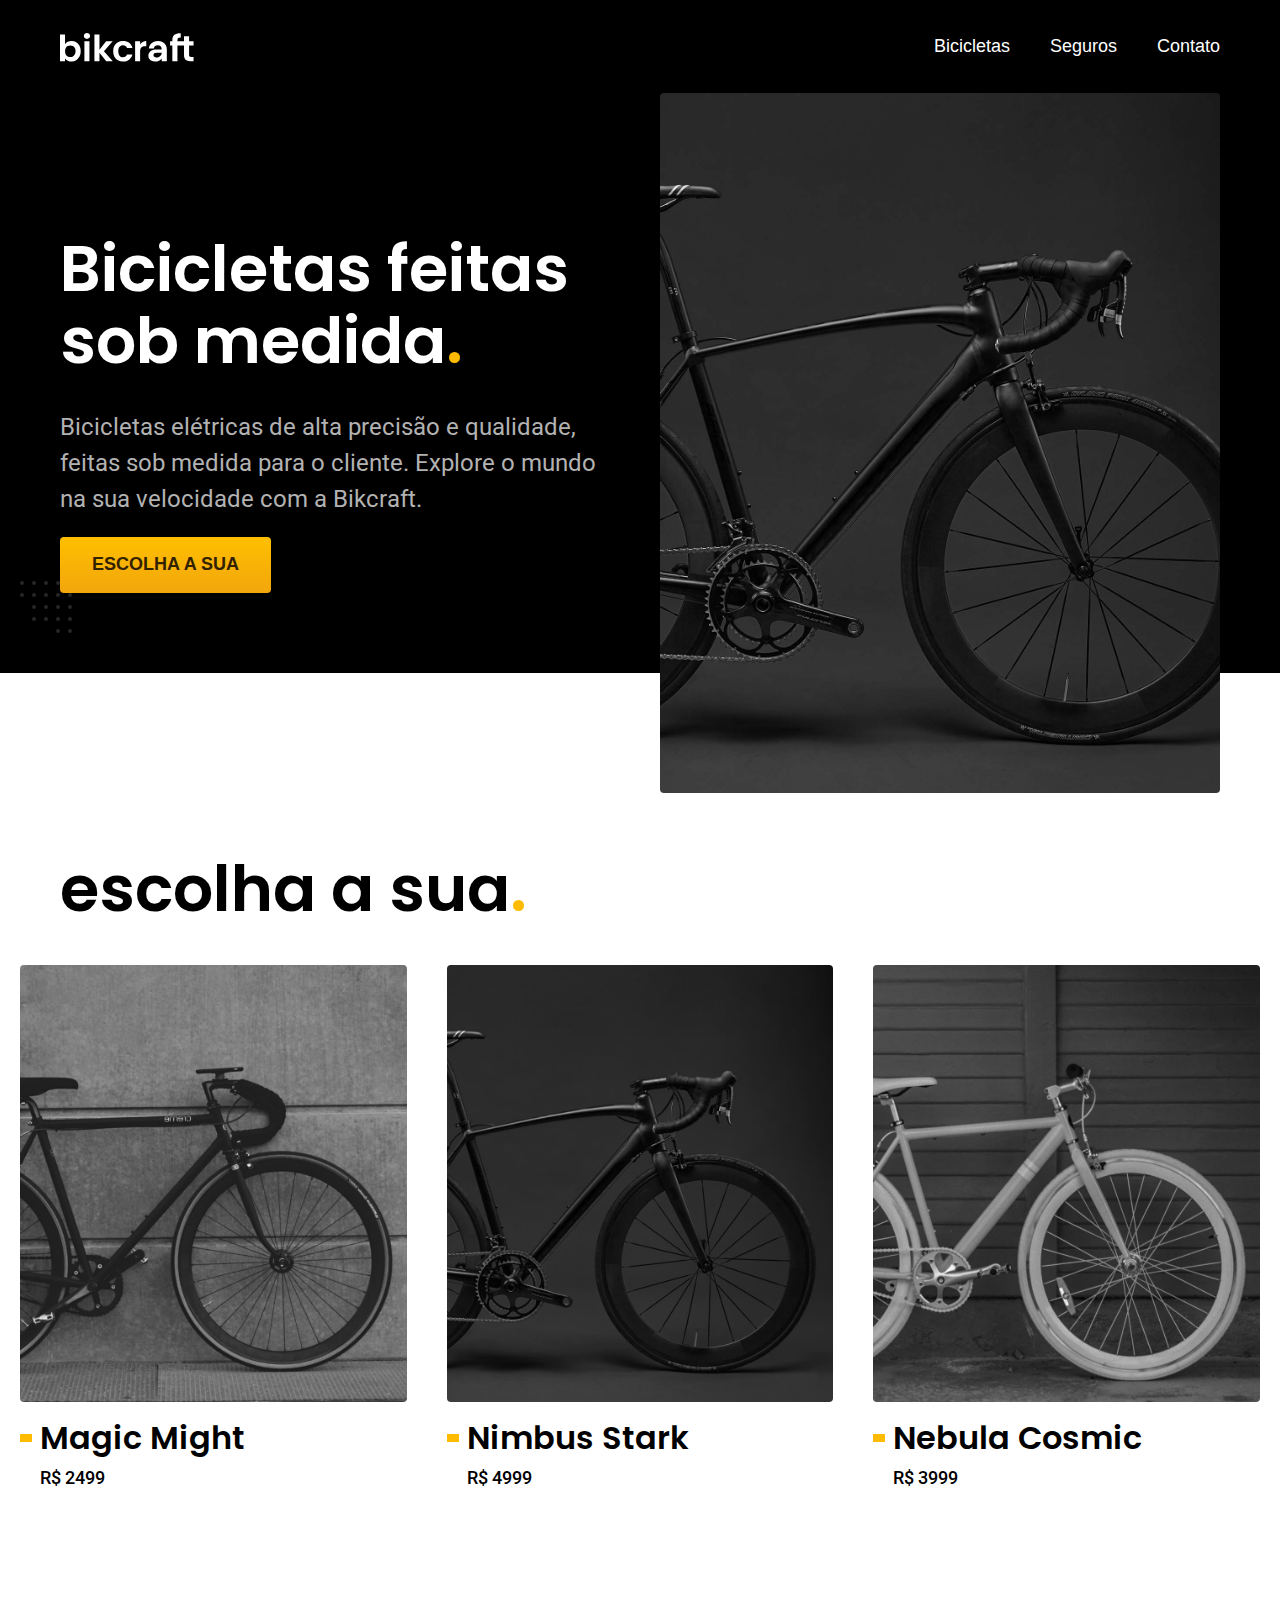
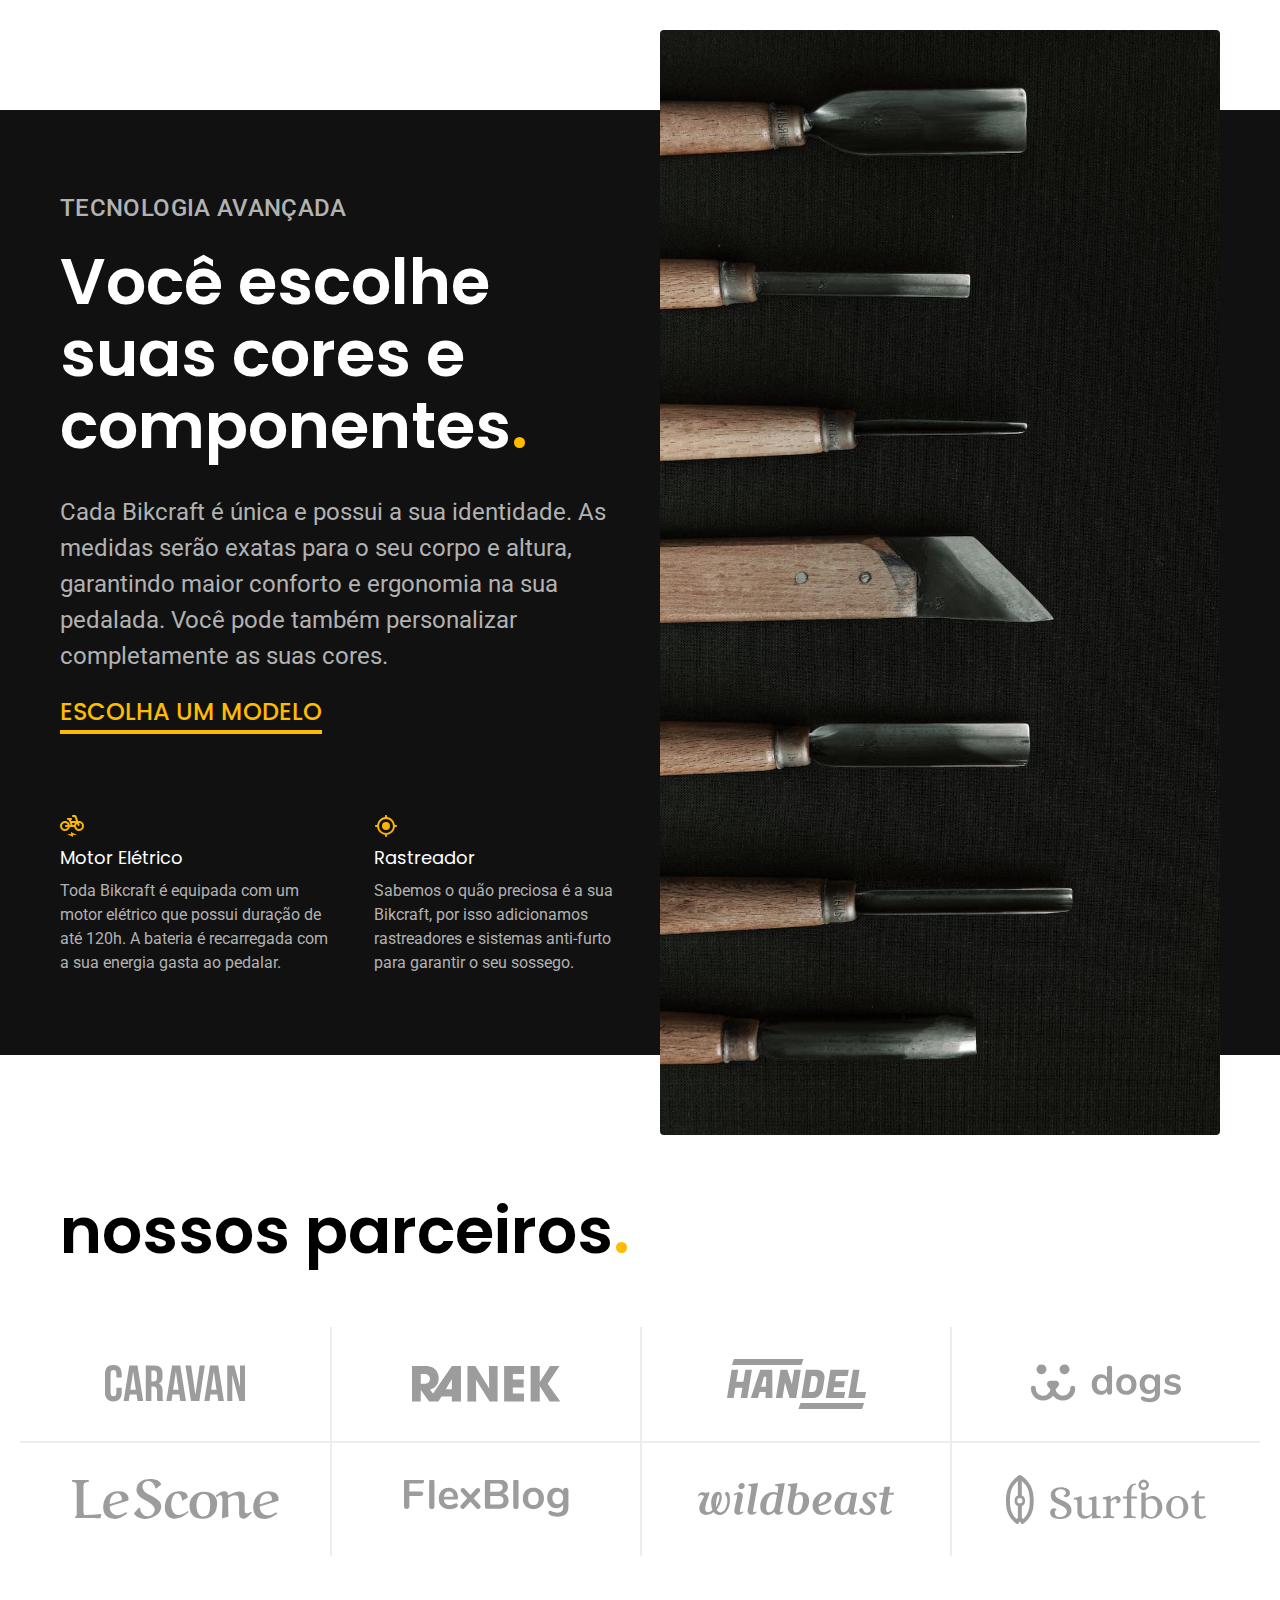
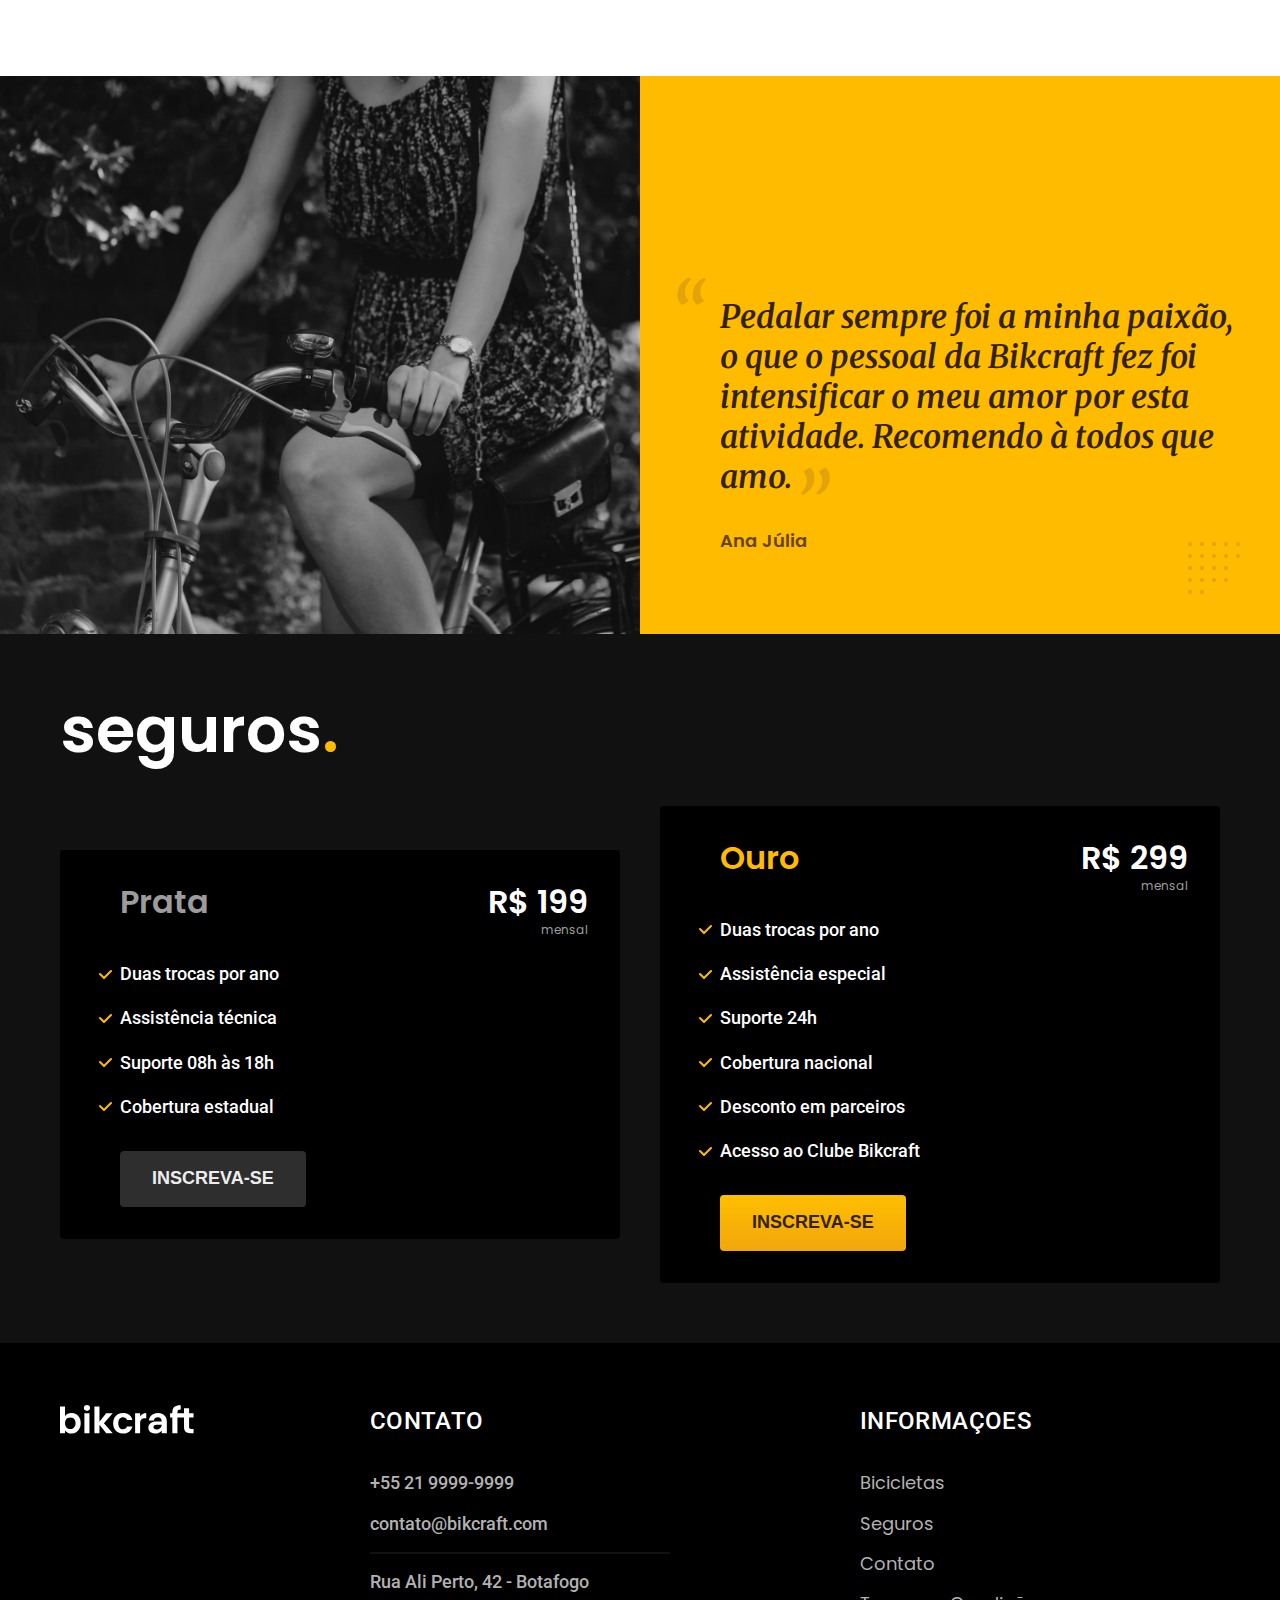
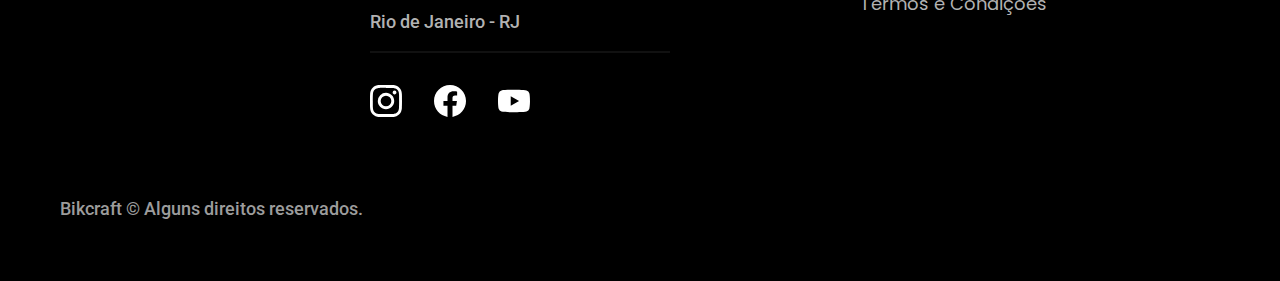
<file: index.html>
<!DOCTYPE html>
<html lang="pt-br">

<head>
  <meta charset="UTF-8">
  <meta http-equiv="X-UA-Compatible" content="IE=edge">
  <meta name="viewport" content="width=device-width, initial-scale=1.0">
  <title>Bikcraft - Bicicletas Elétricas</title>
  <!--tipografia-->
  <link rel="preconnect" href="https://fonts.googleapis.com">
  <link rel="preconnect" href="https://fonts.gstatic.com" crossorigin>
  <link href="https://fonts.googleapis.com/css2?family=Poppins:wght@400;600;700&family=Roboto:wght@400;700&display=swap" rel="stylesheet">
  <link href="https://fonts.googleapis.com/css2?family=Merriweather:ital,wght@1,900&display=swap" rel="stylesheet">

  <link rel="icon" href="./favicon.svg" type="image-svg+xml">
  <link rel="preload" href="./css/style.min.css" as="style">
  <link rel="stylesheet" href="./css/style.min.css">

  <script>document.documentElement.classList.add('js');</script>
</head>

<body>
  <header class="header-bg">
    <div class="container header">
      <a href="./index.html">
        <img src="./img/bikcraft.svg" width="136" height="32" alt="Bikcraft">
      </a>
      <nav aria-label="primaria">
        <ul class="header-menu cor-0">
          <li><a href="./bicicletas.html">Bicicletas</a></li>
          <li><a href="./seguros.html">Seguros</a></li>
          <li><a href="./contato.html">Contato</a></li>
        </ul>
      </nav>
    </div>
  </header>

  <main class="introducao-bg">
    <div class=" container introducao">
      <div class="introducao-conteudo">
        <h1 class="font-1-xxl cor-0 fadeInDown" data-anime="200">Bicicletas feitas sob medida<span class="cor-p1">.</span></h1>
        <p data-anime="400" class="font-2-l cor-5 fadeInDown">
          Bicicletas elétricas de alta precisão e qualidade, feitas sob medida para o cliente. Explore o mundo na sua velocidade com a Bikcraft.
        </p>
        <a data-anime="600" class="botao fadeInDown" href="./bicicletas.html">Escolha a sua</a>
      </div>
      <picture data-anime="800" class="fadeInDown">
        <source media="(max-width: 800px)" srcset="./img/bicicletas/nimbus.jpg">
        <img src="./img/fotos/introducao.jpg" width="1280" height="1600" alt="Bicicleta Elétrica Preta">
      </picture>
    </div>
  </main>

  <article class="bicicletas-lista">
    <h2 class=" container font-1-xxl">escolha a sua<span class="cor-p1">.</span></h2>

    <ul>
      <li>
        <a href="./bicicletas/magic.html">
          <img src="./img/bicicletas/magic-home.jpg" alt="bicicleta Magic preta">
          <h3 class="font-1-xl">Magic Might</h3>
          <span class="font-2-m">R$ 2499</span>
        </a>
      </li>
      <li>
        <a href="./bicicletas/nimbus.html">
          <img src="./img/bicicletas/nimbus-home.jpg" alt="bicicleta Magic preta">
          <h3 class="font-1-xl">Nimbus Stark</h3>
          <span class="font-2-m">R$ 4999</span>
        </a>
      </li>
      <li>
        <a href="./bicicletas/nebula.html">
          <img src="./img/bicicletas/nebula-home.jpg" alt="bicicleta Magic preta">
          <h3 class="font-1-xl">Nebula Cosmic</h3>
          <span class="font-2-m">R$ 3999</span>
        </a>
      </li>
    </ul>
  </article>

  <article class="tecnologia-bg">
    <div class="container tecnologia">
      <div class="tecnologia-conteudo">
        <span class="font-2-l-b cor-5">Tecnologia Avançada</span>
        <h2 class="font-1-xxl cor-0">Você escolhe suas cores e componentes<span class="ponto">.</span></h2>
        <p class="font-2-l cor-5">Cada Bikcraft é única e possui a sua identidade. As medidas serão exatas para o seu corpo e altura, garantindo maior conforto e ergonomia na sua pedalada. Você pode também personalizar completamente as suas cores.</p>
        <a class="link" href="./bicicletas.html">Escolha um modelo</a>


        <div class="tecnologia-vantagens">
          <div>
            <img src="./img/icones/eletrica.svg" width="24" height="24" alt="">
            <h3 class="font-1-m cor-0">Motor Elétrico</h3>
            <p class="font-2-s cor-5">Toda Bikcraft é equipada com um motor elétrico que possui duração de até 120h. A bateria é recarregada com a sua energia gasta ao pedalar.</p>
          </div>
          <div>
            <img src="./img/icones/rastreador.svg" width="24" height="24" alt="">
            <h3 class="font-1-m cor-0">Rastreador</h3>
            <p class="font-2-s cor-5">Sabemos o quão preciosa é a sua Bikcraft, por isso adicionamos rastreadores e sistemas anti-furto para garantir o seu sossego.</p>
          </div>
        </div>

      </div>
      <div class="tecnologia-imagem">
        <img src="./img/fotos/tecnologia.jpg" width="1200" height="1920" alt="">
      </div>
    </div>
  </article>

  <section class="parceiros" aria-label="Nossos Parceiros">
    <h2 class=" container font-1-xxl">nossos parceiros<span class="cor-p1">.</span></h2>

    <ul>
      <li><img src="./img/parceiros/caravan.svg" alt="Caravan">
      <li><img src="./img/parceiros/ranek.svg" alt="ranek">
      <li><img src="./img/parceiros/handel.svg" alt="handel">
      <li><img src="./img/parceiros/dogs.svg" alt="dogs">
      <li><img src="./img/parceiros/lescone.svg" alt="lescone">
      <li><img src="./img/parceiros/flexblog.svg" alt="flexblog">
      <li><img src="./img/parceiros/wildbeast.svg" alt="wildbeast">
      <li><img src="./img/parceiros/surfbot.svg" alt="surfbot">
      </li>
    </ul>
  </section>

  <section class="depoimento" aria-label="Depoimento">
    <div>
      <img src="./img/fotos/depoimento.jpg" alt="Pessoa pedalando numa bicicleta bikcraft">
    </div>
    <div class="depoimento-conteudo">
      <blockquote class="font-1-xl cor-p5">
        <p>Pedalar sempre foi a minha paixão, o que o pessoal da Bikcraft fez foi intensificar o meu amor por esta atividade. Recomendo à todos que amo.</p>
      </blockquote>
      <span class="font-1-m-b cor-p4">Ana Júlia</span>
    </div>
  </section>

  <article class="seguros-bg">
    <div class="container seguros">
      <h2 class="font-1-xxl cor-0">seguros<span class="ponto">.</span></h2>

      <div class="seguros-item">
        <h3 class="font-1-xl cor-6">Prata</h3>
        <span class="font-1-xl cor-0">R$ 199<span class="font-1-xs cor-6">mensal</span></span>

        <ul class="font-2-m cor-0">
          <li>Duas trocas por ano</li>
          <li>Assistência técnica</li>
          <li>Suporte 08h às 18h</li>
          <li>Cobertura estadual</li>
        </ul>
        <a class="botao secundario" href="./orcamento.html">Inscreva-se</a>
      </div>

      <div class="seguros-item">
        <h3 class="font-1-xl cor-p1">Ouro</h3>
        <span class="font-1-xl cor-0">R$ 299<span class="font-1-xs cor-6">mensal</span></span>

        <ul class="font-2-m cor-0">
          <li>Duas trocas por ano</li>
          <li>Assistência especial</li>
          <li>Suporte 24h</li>
          <li>Cobertura nacional</li>
          <li>Desconto em parceiros</li>
          <li>Acesso ao Clube Bikcraft</li>
        </ul>
        <a class="botao" href="./orcamento.html">Inscreva-se</a>
      </div>
    </div>
  </article>

  <footer class="footer-bg">
    <div class="footer container">
      <img src="./img/bikcraft.svg" alt="Bikcraft">
      <div class="footer-contato">
        <h3 class="font-2-l-b cor-0">Contato</h3>
        <ul class="font-2-m cor-5">
          <li><a href="tel:+552199999999">+55 21 9999-9999</a></li>
          <li><a href="mailto:contato@bikcraft.com">contato@bikcraft.com</a></li>
          <li>Rua Ali Perto, 42 - Botafogo</li>
          <li>Rio de Janeiro - RJ</li>
        </ul>


        <div class="footer-redes">

          <a href=""><img src="./img/redes/instagram.svg" alt="instagram"></a>
          <a href=""><img src="./img/redes/facebook.svg" alt="facebook"></a>
          <a href=""><img src="./img/redes/youtube.svg" alt="youtube"></a>

        </div>
      </div>
      <div class="footer-informacoes">
        <h3 class="font-2-l-b cor-0">Informaçoes</h3>
        <nav>
          <ul class="font-1-m cor-5">
            <li><a href="./bicicletas.html">Bicicletas</a></li>
            <li><a href="./seguros.html">Seguros</a></li>
            <li><a href="./contato.html">Contato</a></li>
            <li><a href="./termos.html">Termos e Condições</a></li>
          </ul>
        </nav>
      </div>

      <p class="font-2-m cor-6 footer-copy">Bikcraft © Alguns direitos reservados.</p>

    </div>
  </footer>


  <script src="./js/plugins/simple-anime.js"></script>
  <script src="./js/script.js"></script>

</body>

</html>
</file>
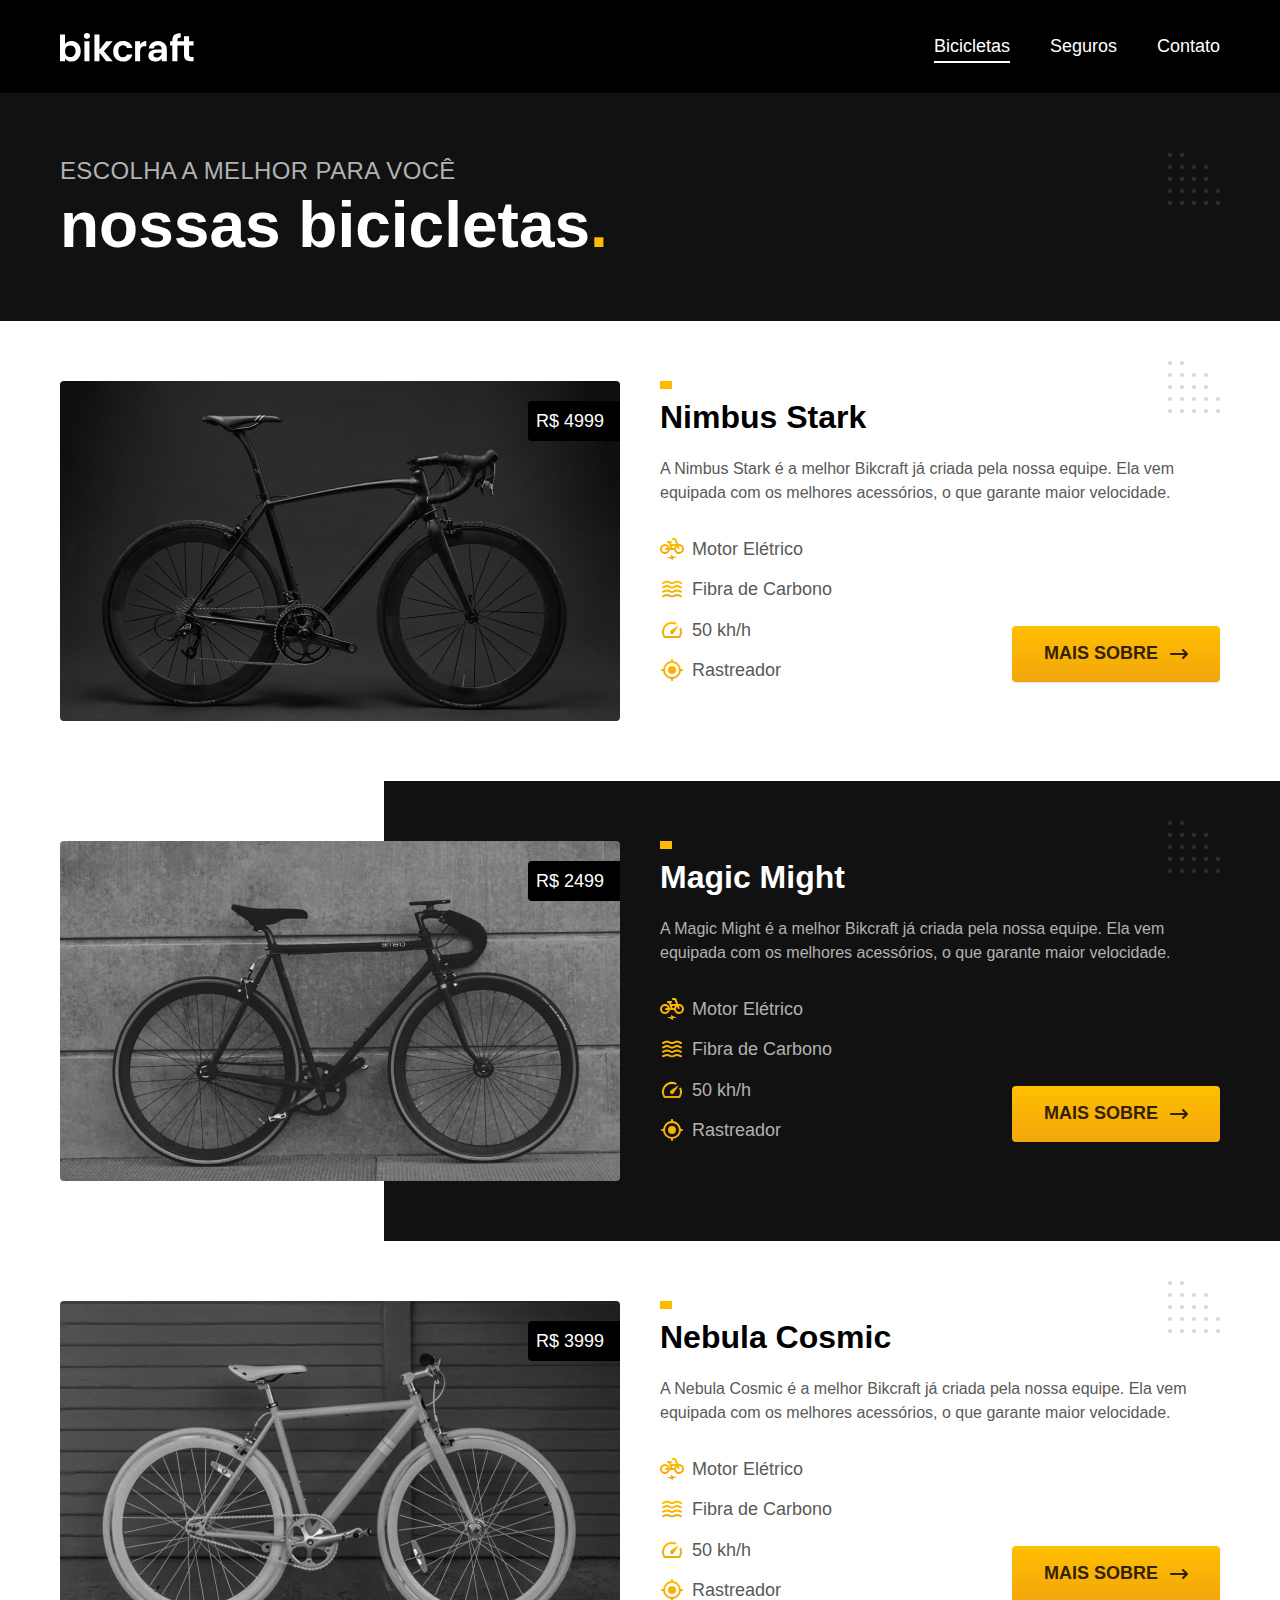
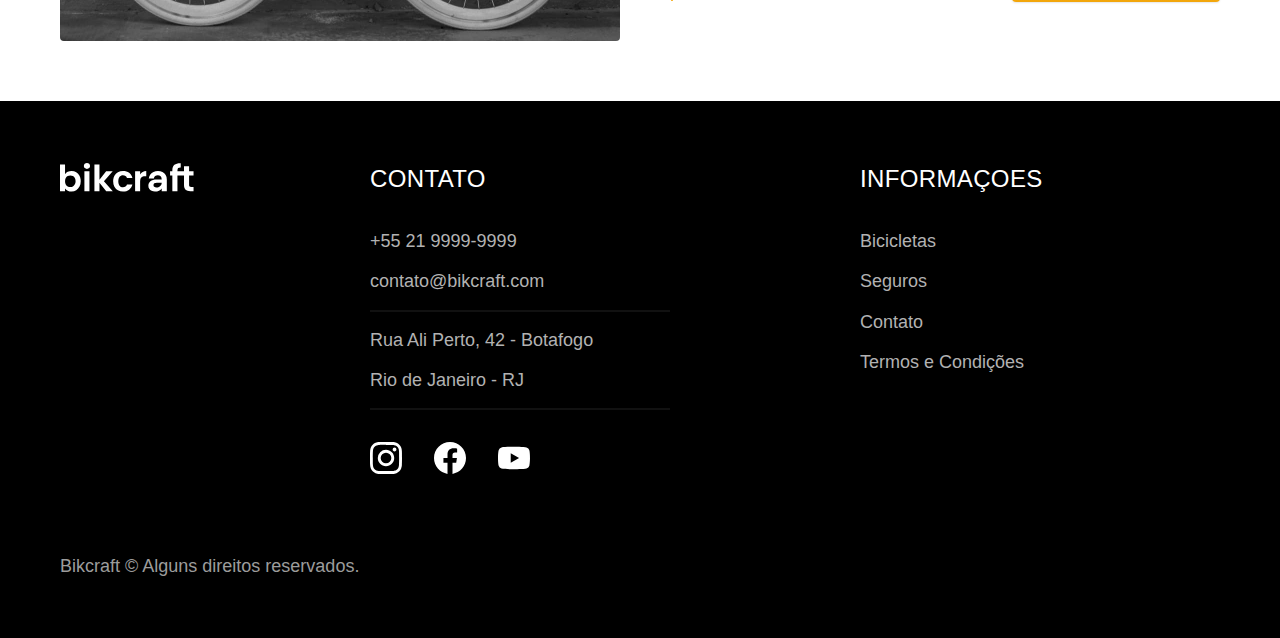
<file: bicicletas.html>
<!DOCTYPE html>
<html lang="pt-br">

<head>
  <meta charset="UTF-8">
  <meta http-equiv="X-UA-Compatible" content="IE=edge">
  <meta name="viewport" content="width=device-width, initial-scale=1.0">


  <link rel="icon" href="./favicon.svg" type="image-svg+xml">
  <link rel="preload" href="css/style.min.css" as="style">
  <link rel="stylesheet" href="./css/style.min.css">
  <title>Bicicletas | Bikcraft</title>
  <meta name="description" content="Termos e condições">
  <script>document.documentElement.classList.add('js');</script>
</head>

<body id="bicicletas">
  <header class="header-bg">
    <div class="container header">
      <a href="./index.html">
        <img src="./img/bikcraft.svg" alt="Bikcraft">
      </a>
      <nav aria-label="primaria">
        <ul class="header-menu cor-0">
          <li><a href="./bicicletas.html">Bicicletas</a></li>
          <li><a href="./seguros.html">Seguros</a></li>
          <li><a href="./contato.html">Contato</a></li>
        </ul>
      </nav>
    </div>
  </header>

  <main>
    <div class="titulo-bg">
      <div class="titulo container">
        <p class="font-2-l-b cor-5">Escolha a melhor para você</p>
        <h1 class="font-1-xxl cor-0">nossas bicicletas<span class="cor-p1">.</span></h1>
      </div>
    </div>

    <!--BICICLETA NIMBUS-->

    <div class="bicicletas container">
      <div class="bicicletas-imagem">
        <img src="./img/bicicletas/nimbus.jpg" alt="Bicicleta preta">
        <span class="font-2-m cor-0">R$ 4999</span>
      </div>
      <div class="bicicletas-conteudo">
        <h2 class="font-1-xl">Nimbus Stark</h2>
        <p class="font-2-s cor-8">A Nimbus Stark é a melhor Bikcraft já criada pela nossa equipe. Ela vem equipada com os melhores acessórios, o que garante maior velocidade.</p>
        <ul class="font-1-m cor-8">
          <li><img src="./img/icones/eletrica.svg" alt="">Motor Elétrico</li>
          <li><img src="./img/icones/carbono.svg" alt="">Fibra de Carbono</li>
          <li><img src="./img/icones/velocidade.svg" alt="">50 kh/h</li>
          <li><img src="./img/icones/rastreador.svg" alt="">Rastreador</li>
        </ul>
        <a class="botao seta" href="./bicicletas/nimbus.html">Mais Sobre</a>
      </div>
    </div>


    <!--BICICLETA MAGIC-->
    <div class="bicicletas-bg">
      <div class="bicicletas container">
        <div class="bicicletas-imagem">
          <img src="./img/bicicletas/magic.jpg" alt="Bicicleta preta">
          <span class="font-2-m cor-0">R$ 2499</span>
        </div>
        <div class="bicicletas-conteudo">
          <h2 class="font-1-xl cor-0">Magic Might</h2>
          <p class="font-2-s cor-5">A Magic Might é a melhor Bikcraft já criada pela nossa equipe. Ela vem equipada com os melhores acessórios, o que garante maior velocidade.</p>
          <ul class="font-1-m cor-5">
            <li><img src="./img/icones/eletrica.svg" alt="">Motor Elétrico</li>
            <li><img src="./img/icones/carbono.svg" alt="">Fibra de Carbono</li>
            <li><img src="./img/icones/velocidade.svg" alt="">50 kh/h</li>
            <li><img src="./img/icones/rastreador.svg" alt="">Rastreador</li>
          </ul>
          <a class="botao seta" href="./bicicletas/magic.html">Mais Sobre</a>
        </div>
      </div>
    </div>
    <!--BICICLETA NEBULA-->
    <div class="bicicletas container">
      <div class="bicicletas-imagem">
        <img src="./img/bicicletas/nebula.jpg" alt="Bicicleta preta">
        <span class="font-2-m cor-0">R$ 3999</span>
      </div>
      <div class="bicicletas-conteudo">
        <h2 class="font-1-xl">Nebula Cosmic</h2>
        <p class="font-2-s cor-8">A Nebula Cosmic é a melhor Bikcraft já criada pela nossa equipe. Ela vem equipada com os melhores acessórios, o que garante maior velocidade.</p>
        <ul class="font-1-m cor-8">
          <li><img src="./img/icones/eletrica.svg" alt="">Motor Elétrico</li>
          <li><img src="./img/icones/carbono.svg" alt="">Fibra de Carbono</li>
          <li><img src="./img/icones/velocidade.svg" alt="">50 kh/h</li>
          <li><img src="./img/icones/rastreador.svg" alt="">Rastreador</li>
        </ul>
        <a class="botao seta" href="./bicicletas/nebula.html">Mais Sobre</a>
      </div>
    </div>
  </main>

  <footer class="footer-bg">
    <div class="footer container">
      <img src="./img/bikcraft.svg" alt="Bikcraft">
      <div class="footer-contato">
        <h3 class="font-2-l-b cor-0">Contato</h3>
        <ul class="font-2-m cor-5">
          <li><a href="tel:+552199999999">+55 21 9999-9999</a></li>
          <li><a href="mailto:contato@bikcraft.com">contato@bikcraft.com</a></li>
          <li>Rua Ali Perto, 42 - Botafogo</li>
          <li>Rio de Janeiro - RJ</li>
        </ul>


        <div class="footer-redes">

          <a href=""><img src="./img/redes/instagram.svg" alt="instagram"></a>
          <a href=""><img src="./img/redes/facebook.svg" alt="facebook"></a>
          <a href=""><img src="./img/redes/youtube.svg" alt="youtube"></a>

        </div>
      </div>
      <div class="footer-informacoes">
        <h3 class="font-2-l-b cor-0">Informaçoes</h3>
        <nav>
          <ul class="font-1-m cor-5">
            <li><a href="./bicicletas.html">Bicicletas</a></li>
            <li><a href="./seguros.html">Seguros</a></li>
            <li><a href="./contato.html">Contato</a></li>
            <li><a href="./termos.html">Termos e Condições</a></li>
          </ul>
        </nav>
      </div>

      <p class="font-2-m cor-6 footer-copy">Bikcraft © Alguns direitos reservados.</p>

    </div>
  </footer>
  <script src="./js/script.js"></script>
</body>

</html>
</file>
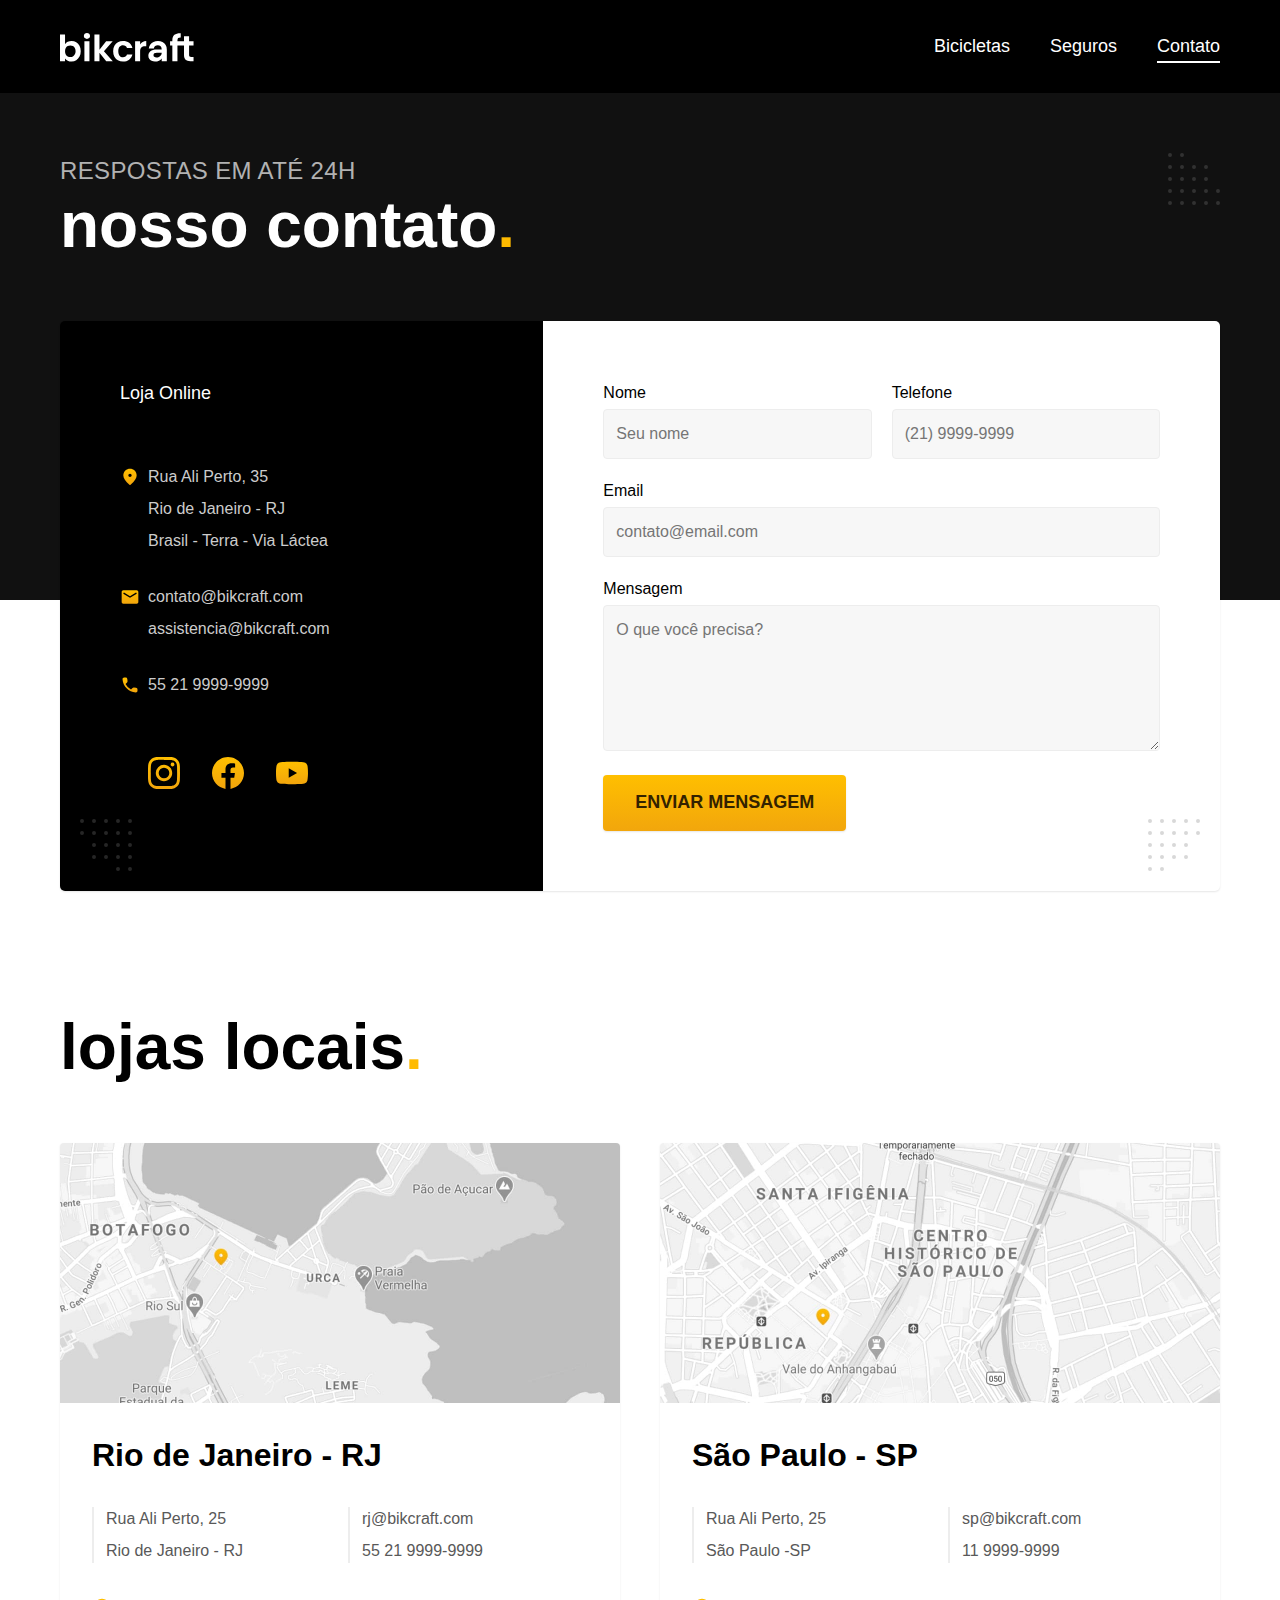
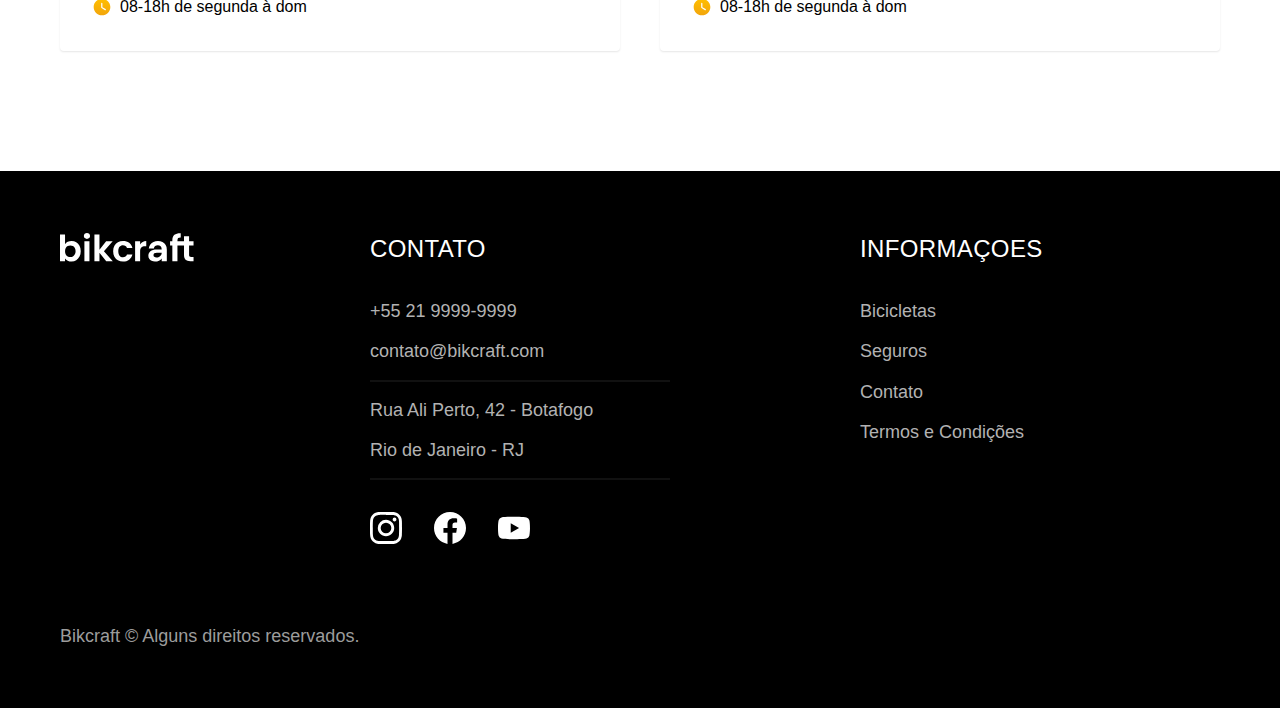
<file: contato.html>
<!DOCTYPE html>
<html lang="pt-br">

<head>
  <meta charset="UTF-8">
  <meta http-equiv="X-UA-Compatible" content="IE=edge">
  <meta name="viewport" content="width=device-width, initial-scale=1.0">


  <link rel="icon" href="./favicon.svg" type="image-svg+xml">
  <link rel="preload" href="css/style.min.css" as="style">
  <link rel="stylesheet" href="./css/style.min.css">
  <title>Contato | Bikcraft</title>
  <meta name="description" content="Termos e condições">
  <script>document.documentElement.classList.add('js');</script>
</head>

<body id="contato">
  <header class="header-bg">
    <div class="container header">
      <a href="./index.html">
        <img src="./img/bikcraft.svg" alt="Bikcraft">
      </a>
      <nav aria-label="primaria">
        <ul class="header-menu cor-0">
          <li><a href="./bicicletas.html">Bicicletas</a></li>
          <li><a href="./seguros.html">Seguros</a></li>
          <li><a href="./contato.html">Contato</a></li>
        </ul>
      </nav>
    </div>
  </header>

  <main>
    <div class="titulo-bg">
      <div class="titulo container">
        <p class="font-2-l-b cor-5">Respostas em até 24h</p>
        <h1 class="font-1-xxl cor-0">nosso contato<span class="cor-p1">.</span></h1>
      </div>
    </div>

    <div class="contato container">
      <section class="contato-dados" aria-label="Endereço">
        <h2 class="font-1-m cor-0">Loja Online</h2>
        <div class="contato-endereco font-2-s cor-4">
          <p>Rua Ali Perto, 35</p>
          <p>Rio de Janeiro - RJ</p>
          <P>Brasil - Terra - Via Láctea</P>
        </div>
        <address class="contato-meios font-2-s cor-4">
          <a href="mailto:contato@bikcraft.com">contato@bikcraft.com</a>
          <a href="mailto:assistencia@bikcraft.com">assistencia@bikcraft.com</a>
          <a href="tel:+552199999999">55 21 9999-9999</a>
        </address>
        <div class="contato-redes">
          <a href=""><img src="./img/redes/instagram-p.svg" alt="instagram"></a>
          <a href=""><img src="./img/redes/facebook-p.svg" alt="facebook"></a>
          <a href=""><img src="./img/redes/youtube-p.svg" alt="youtube"></a>
        </div>
      </section>

      <section class="contato-formulario" aria-label="Formulário">
        <form class="form" action="./contato.html">
          <div>
            <label for="nome">Nome</label>
            <input type="text" id="nome" name="nome" placeholder="Seu nome">
          </div>
          <div>
            <label for="telefone">Telefone</label>
            <input type="text" id="telefone" name="telefone" placeholder="(21) 9999-9999">
          </div>
          <div class="col-2">
            <label for="email">Email</label>
            <input type="email" id="email" name="email" placeholder="contato@email.com">
          </div>
          <div class="col-2">
            <label for="mensagem">Mensagem</label>
            <textarea rows="5" id="mensagem" name="mensagem" placeholder="O que você precisa?"></textarea>
          </div>
          <button class="col-2 botao">Enviar Mensagem</button>
        </form>
      </section>

    </div>

    <article class="lojas container">
      <h2 class="font-1-xxl">lojas locais<span class="cor-p1">.</span></h2>
      <div class="lojas-item">
        <img src="./img/lojas/rj.jpg" alt="Mapa marcando o Endereço em Rua Ali Perto, 25 - Rio de Janeiro - RJ">
        <div class="lojas-conteudo">
          <h3 class="font-1-xl">Rio de Janeiro - RJ</h3>
          <div class="lojas-dados font-2-s cor-8">
            <p>Rua Ali Perto, 25</p>
            <p>Rio de Janeiro - RJ</p>
          </div>
          <div class="lojas-dados font-2-s cor-8">
            <a href="mailto:rj@bikcraft.com">rj@bikcraft.com</a>
            <a href="tel:+552199999999">55 21 9999-9999</a>
          </div>
          <p class="lojas-tempo font-1-s"><img alt="" src="./img/icones/horario.svg">08-18h de segunda à dom</p>
        </div>
      </div>

      <div class="lojas-item">
        <img src="./img/lojas/sp.jpg" alt="Mapa marcando o Endereço em Rua Ali Perto, 25 - São Paulo -SP">
        <div class="lojas-conteudo">
          <h3 class="font-1-xl">São Paulo - SP</h3>
          <div class="lojas-dados font-2-s cor-8">
            <p>Rua Ali Perto, 25</p>
            <p>São Paulo -SP</p>
          </div>
          <div class="lojas-dados font-2-s cor-8">
            <a href="mailto:sp@bikcraft.com">sp@bikcraft.com</a>
            <a href="tel:+552199999999">11 9999-9999</a>
          </div>
          <p class="lojas-tempo font-1-s"><img alt="" src="./img/icones/horario.svg">08-18h de segunda à dom</p>
        </div>
      </div>
    </article>

  </main>

  <footer class="footer-bg">
    <div class="footer container">
      <img src="./img/bikcraft.svg" alt="Bikcraft">
      <div class="footer-contato">
        <h3 class="font-2-l-b cor-0">Contato</h3>
        <ul class="font-2-m cor-5">
          <li><a href="tel:+552199999999">+55 21 9999-9999</a></li>
          <li><a href="mailto:contato@bikcraft.com">contato@bikcraft.com</a></li>
          <li>Rua Ali Perto, 42 - Botafogo</li>
          <li>Rio de Janeiro - RJ</li>
        </ul>


        <div class="footer-redes">

          <a href=""><img src="./img/redes/instagram.svg" alt="instagram"></a>
          <a href=""><img src="./img/redes/facebook.svg" alt="facebook"></a>
          <a href=""><img src="./img/redes/youtube.svg" alt="youtube"></a>

        </div>
      </div>
      <div class="footer-informacoes">
        <h3 class="font-2-l-b cor-0">Informaçoes</h3>
        <nav>
          <ul class="font-1-m cor-5">
            <li><a href="./bicicletas.html">Bicicletas</a></li>
            <li><a href="./seguros.html">Seguros</a></li>
            <li><a href="./contato.html">Contato</a></li>
            <li><a href="./termos.html">Termos e Condições</a></li>
          </ul>
        </nav>
      </div>

      <p class="font-2-m cor-6 footer-copy">Bikcraft © Alguns direitos reservados.</p>

    </div>
  </footer>
  <script src="./js/script.js"></script>
</body>

</html>
</file>
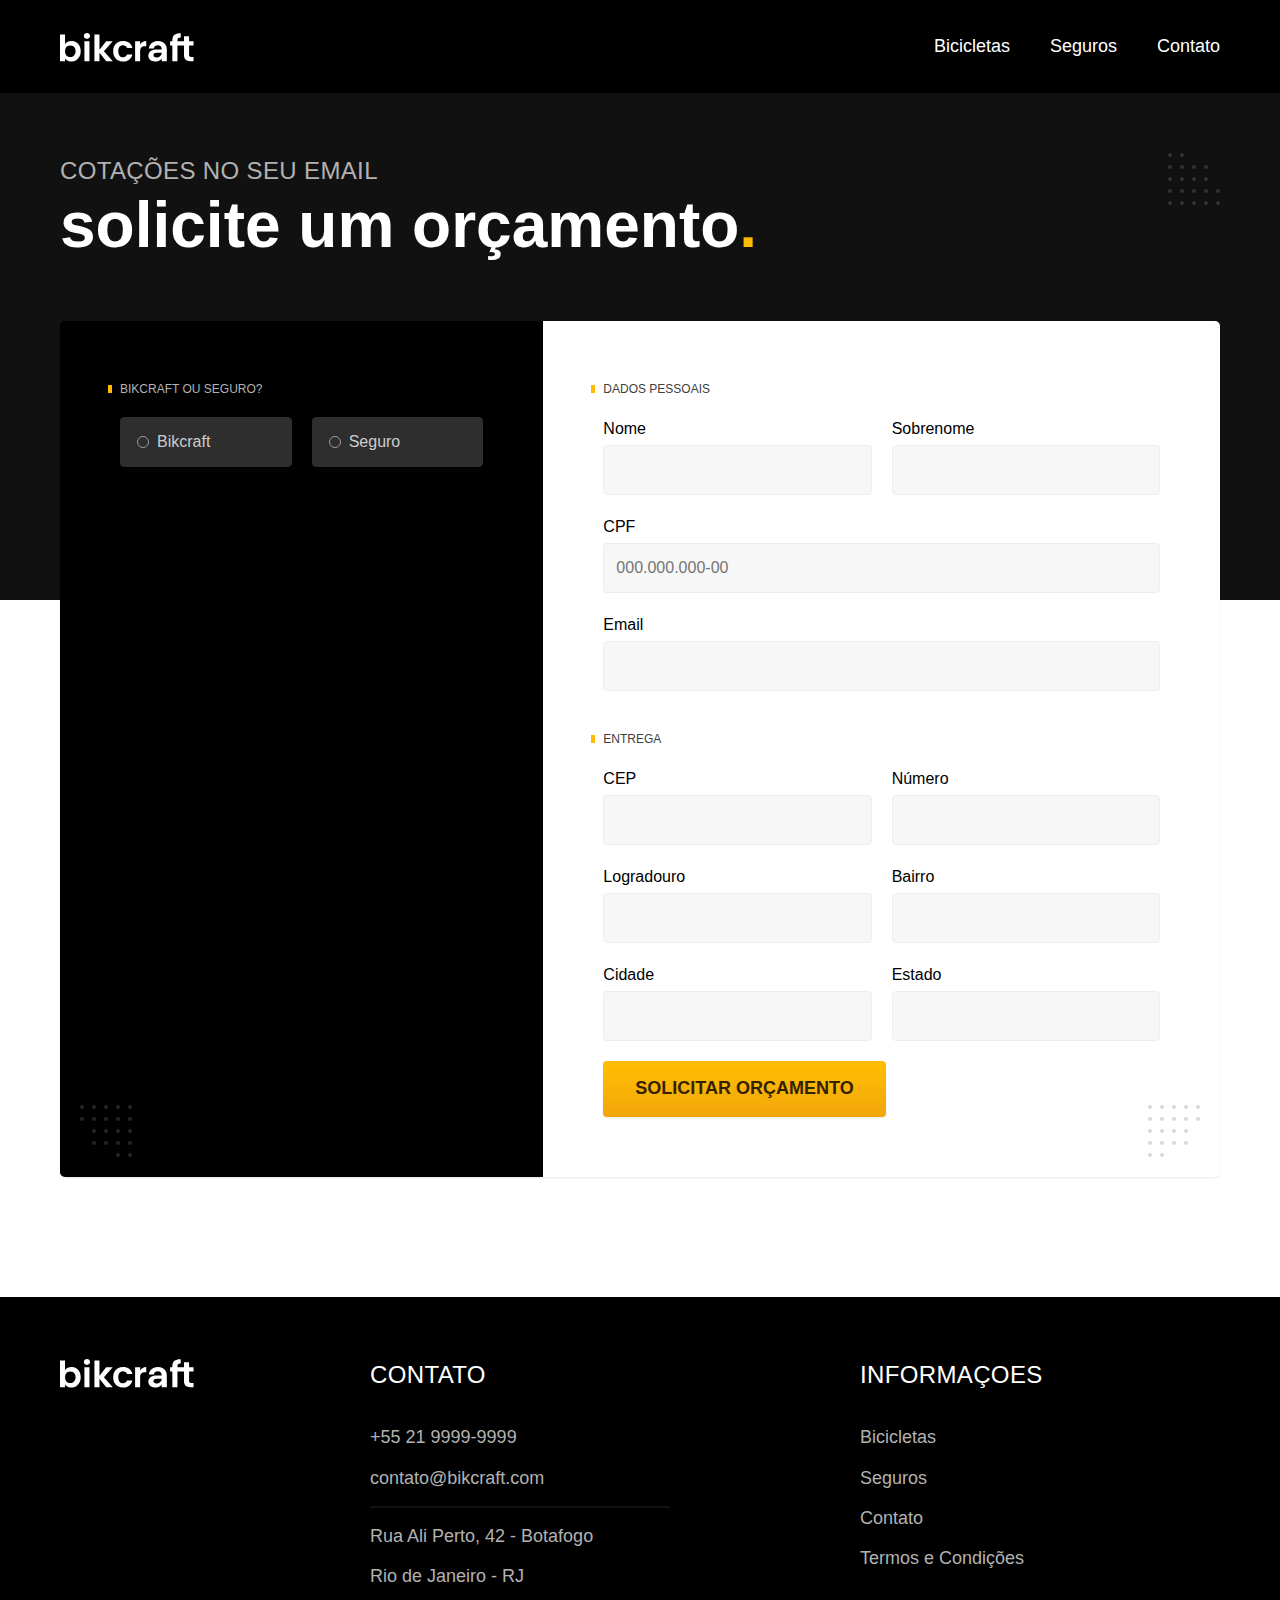
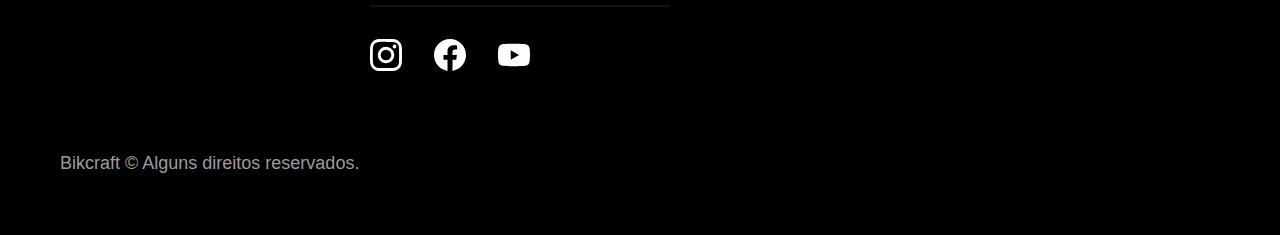
<file: orcamento.html>
<!DOCTYPE html>
<html lang="pt-br">

<head>
  <meta charset="UTF-8">
  <meta http-equiv="X-UA-Compatible" content="IE=edge">
  <meta name="viewport" content="width=device-width, initial-scale=1.0">


  <link rel="icon" href="./favicon.svg" type="image-svg+xml">
  <link rel="preload" href="css/style.min.css" as="style">
  <link rel="stylesheet" href="./css/style.min.css">
  <title>Orçamento | Bikcraft</title>
  <meta name="description" content="Termos e condições">
  <script>document.documentElement.classList.add('js');</script>
</head>

<body id="orcamento">
  <header class="header-bg">
    <div class="container header">
      <a href="./index.html">
        <img src="./img/bikcraft.svg" alt="Bikcraft">
      </a>
      <nav aria-label="primaria">
        <ul class="header-menu cor-0">
          <li><a href="./bicicletas.html">Bicicletas</a></li>
          <li><a href="./seguros.html">Seguros</a></li>
          <li><a href="./contato.html">Contato</a></li>
        </ul>
      </nav>
    </div>
  </header>

  <main>
    <div class="titulo-bg">
      <div class="titulo container">
        <p class="font-2-l-b cor-5">Cotações no seu Email</p>
        <h1 class="font-1-xxl cor-0">solicite um orçamento<span class="cor-p1">.</span></h1>
      </div>
    </div>

    <form class="orcamento container" action="./form">
      <div class="orcamento-produto">
        <h2 class="font-1-xs cor-5">Bikcraft ou Seguro?</h2>

        <input type="radio" name="tipo" value="bikcraft" id="bikcraft">
        <label for="bikcraft">Bikcraft</label>

        <input type="radio" name="tipo" value="seguro" id="seguro">
        <label for="seguro">Seguro</label>

        <div class="orcamento-conteudo" id="orcamento-bikcraft">
          <h2 class="font-1-xs cor-5">Escolha a sua</h2>

          <input type="radio" name="produto" value="nimbus" id="nimbus">
          <label for="nimbus">Nimbus Stark <span>R$ 4999</span></label>
          <div class="orcamento-detalhes">
            <ul class="font-1-xs cor-8">
              <li><img src="./img/icones/eletrica.svg" alt="">Motor Elétrico</li>
              <li><img src="./img/icones/carbono.svg" alt="">Fibra de Carbono</li>
              <li><img src="./img/icones/velocidade.svg" alt="">50 km/h</li>
              <li><img src="./img/icones/rastreador.svg" alt="">Rastreador</li>
            </ul>
            <img src="./img/bicicletas/nimbus.jpg" alt="Bicicleta Preta">
          </div>

          <input type="radio" name="produto" value="magic" id="magic">
          <label for="magic">Magic Might <span>R$ 2499</span></label>
          <div class="orcamento-detalhes">
            <ul class="font-1-xs cor-8">
              <li><img src="./img/icones/eletrica.svg" alt="">Motor Elétrico</li>
              <li><img src="./img/icones/carbono.svg" alt="">Fibra de Carbono</li>
              <li><img src="./img/icones/velocidade.svg" alt="">50 km/h</li>
              <li><img src="./img/icones/rastreador.svg" alt="">Rastreador</li>
            </ul>
            <img src="./img/bicicletas/magic.jpg" alt="Bicicleta Preta">
          </div>

          <input type="radio" name="produto" value="nebula" id="nebula">
          <label for="nebula">Nebula Cosmic <span>R$ 3999</span></label>
          <div class="orcamento-detalhes">
            <ul class="font-1-xs cor-8">
              <li><img src="./img/icones/eletrica.svg" alt="">Motor Elétrico</li>
              <li><img src="./img/icones/carbono.svg" alt="">Fibra de Carbono</li>
              <li><img src="./img/icones/velocidade.svg" alt="">50 km/h</li>
              <li><img src="./img/icones/rastreador.svg" alt="">Rastreador</li>
            </ul>
            <img src="./img/bicicletas/nebula.jpg" alt="Bicicleta Branca">
          </div>


        </div>
        <div class="orcamento-conteudo" id="orcamento-seguro">
          <h2 class="font-1-xs cor-5">Escolha o plano</h2>

          <input type="radio" name="produto" value="prata" id="prata">
          <label for="prata">Prata <span>R$ 199</span></label>

          <input type="radio" name="produto" value="ouro" id="ouro">
          <label for="ouro">Ouro <span>R$ 299</span></label>
        </div>

      </div>

      <div class="orcamento-dados form">
        <h2 class="font-1-xs cor-9 col-2">Dados Pessoais</h2>
        <div>
          <label for="nome">Nome</label>
          <input type="text" id="nome" name="nome">
        </div>
        <div>
          <label for="sobrenome">Sobrenome</label>
          <input type="text" id="sobrenome" name="sobrenome">
        </div>
        <div class="col-2">
          <label for="cpf">CPF</label>
          <input type="text" id="cpf" name="cpf" placeholder="000.000.000-00">
        </div>
        <div class="col-2">
          <label for="email">Email</label>
          <input type="email" id="email" name="email">
        </div>


        <h2 class="font-1-xs cor-9 col-2">Entrega</h2>
        <div>
          <label for="cep">CEP</label>
          <input type="text" id="cep" name="cep" ">
        </div>
        <div>
          <label for=" numero">Número</label>
          <input type="text" id="numero" name="numero">
        </div>
        <div>
          <label for="logradouro">Logradouro</label>
          <input type="text" id="logradouro" name="logradouro">
        </div>
        <div>
          <label for="bairro">Bairro</label>
          <input type="text" id="bairro" name="bairro">
        </div>
        <div>
          <label for="cidade">Cidade</label>
          <input type="text" id="cidade" name="cidade">
        </div>
        <div>
          <label for="estado">Estado</label>
          <input type="text" id="estado" name="estado">
        </div>
        <button class="botao col-2">Solicitar Orçamento</button>
      </div>
    </form>
  </main>

  <footer class="footer-bg">
    <div class="footer container">
      <img src="./img/bikcraft.svg" alt="Bikcraft">
      <div class="footer-contato">
        <h3 class="font-2-l-b cor-0">Contato</h3>
        <ul class="font-2-m cor-5">
          <li><a href="tel:+552199999999">+55 21 9999-9999</a></li>
          <li><a href="mailto:contato@bikcraft.com">contato@bikcraft.com</a></li>
          <li>Rua Ali Perto, 42 - Botafogo</li>
          <li>Rio de Janeiro - RJ</li>
        </ul>


        <div class="footer-redes">

          <a href=""><img src="./img/redes/instagram.svg" alt="instagram"></a>
          <a href=""><img src="./img/redes/facebook.svg" alt="facebook"></a>
          <a href=""><img src="./img/redes/youtube.svg" alt="youtube"></a>

        </div>
      </div>
      <div class="footer-informacoes">
        <h3 class="font-2-l-b cor-0">Informaçoes</h3>
        <nav>
          <ul class="font-1-m cor-5">
            <li><a href="./bicicletas.html">Bicicletas</a></li>
            <li><a href="./seguros.html">Seguros</a></li>
            <li><a href="./contato.html">Contato</a></li>
            <li><a href="./termos.html">Termos e Condições</a></li>
          </ul>
        </nav>
      </div>

      <p class="font-2-m cor-6 footer-copy">Bikcraft © Alguns direitos reservados.</p>

    </div>
  </footer>
  <script src="./js/script.js"></script>
</body>

</html>
</file>
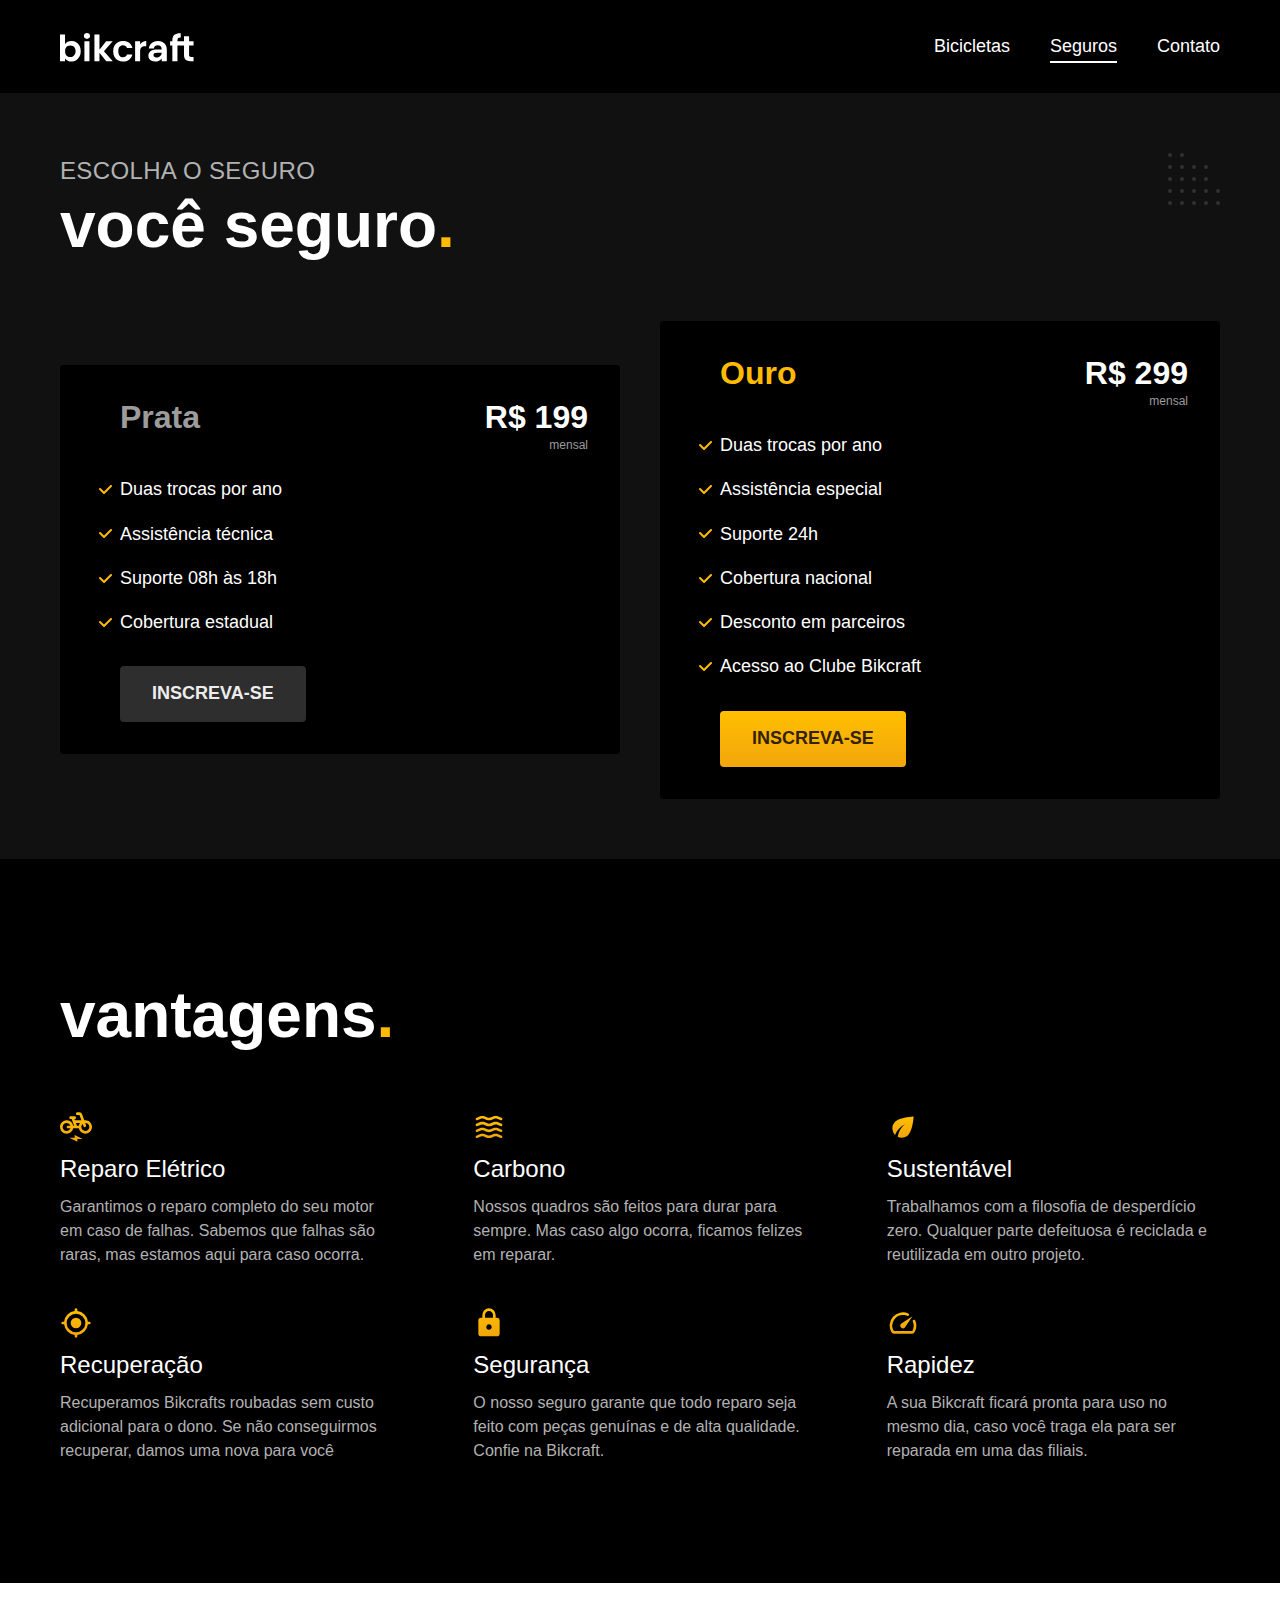
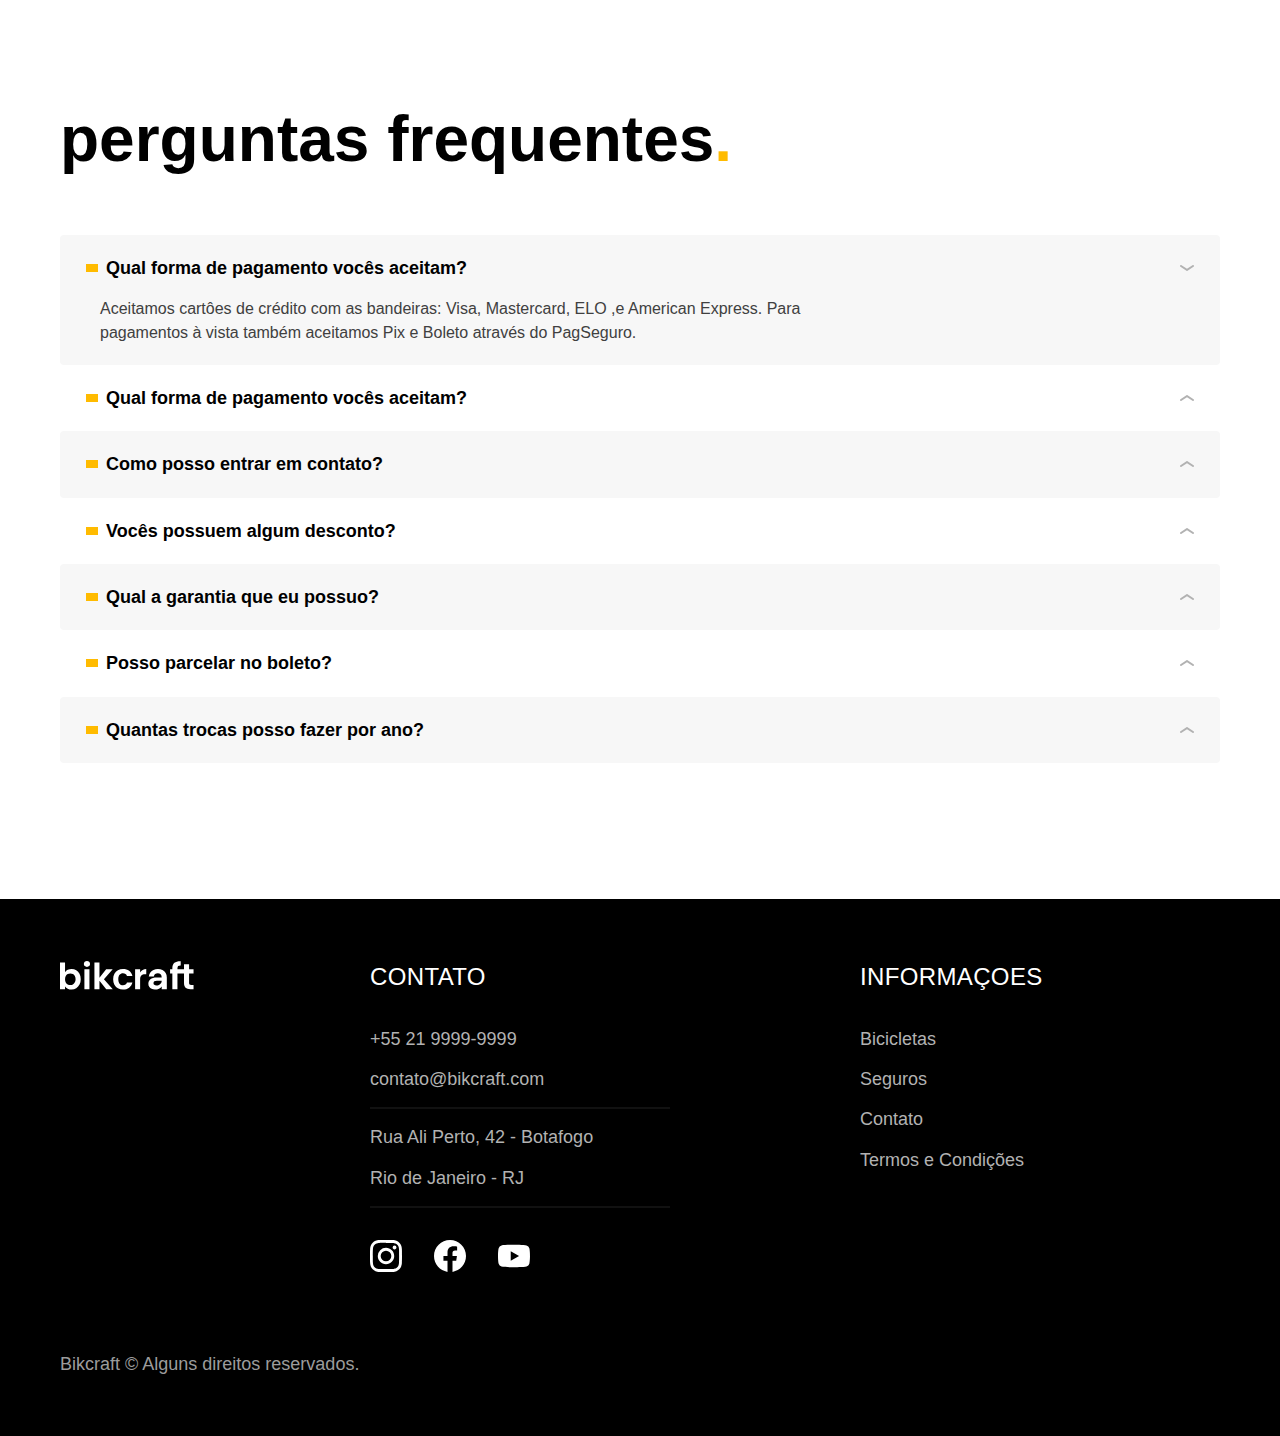
<file: seguros.html>
<!DOCTYPE html>
<html lang="pt-br">

<head>
  <meta charset="UTF-8">
  <meta http-equiv="X-UA-Compatible" content="IE=edge">
  <meta name="viewport" content="width=device-width, initial-scale=1.0">


  <link rel="icon" href="./favicon.svg" type="image-svg+xml">
  <link rel="preload" href="css/style.min.css" as="style">
  <link rel="stylesheet" href="./css/style.min.css">
  <title>Seguros | Bikcraft</title>
  <meta name="description" content="Termos e condições">
  <script>document.documentElement.classList.add('js');</script>
</head>

<body id="seguros">
  <header class="header-bg">
    <div class="container header">
      <a href="./index.html">
        <img src="./img/bikcraft.svg" alt="Bikcraft">
      </a>
      <nav aria-label="primaria">
        <ul class="header-menu cor-0">
          <li><a href="./bicicletas.html">Bicicletas</a></li>
          <li><a href="./seguros.html">Seguros</a></li>
          <li><a href="./contato.html">Contato</a></li>
        </ul>
      </nav>
    </div>
  </header>

  <main class="seguros-bg">
    <div class="titulo-bg">
      <div class="titulo container">
        <p class="font-2-l-b cor-5">Escolha o seguro</p>
        <h1 class="font-1-xxl cor-0">você seguro<span class="cor-p1">.</span></h1>
      </div>
    </div>

    <div class="container seguros">
      <div class="seguros-item fadeInLeft" data-anime="200">
        <h3 class="font-1-xl cor-6">Prata</h3>
        <span class="font-1-xl cor-0">R$ 199<span class="font-1-xs cor-6">mensal</span></span>

        <ul class="font-2-m cor-0">
          <li>Duas trocas por ano</li>
          <li>Assistência técnica</li>
          <li>Suporte 08h às 18h</li>
          <li>Cobertura estadual</li>
        </ul>
        <a class="botao secundario" href="./orcamento.html?tipo=seguro&produto=prata">Inscreva-se</a>
      </div>

      <div class="seguros-item fadeInRight" data-anime="400">
        <h3 class=" font-1-xl cor-p1">Ouro</h3>
        <span class="font-1-xl cor-0">R$ 299<span class="font-1-xs cor-6">mensal</span></span>

        <ul class="font-2-m cor-0">
          <li>Duas trocas por ano</li>
          <li>Assistência especial</li>
          <li>Suporte 24h</li>
          <li>Cobertura nacional</li>
          <li>Desconto em parceiros</li>
          <li>Acesso ao Clube Bikcraft</li>
        </ul>
        <a class="botao" href="./orcamento.html?tipo=seguro&produto=ouro">Inscreva-se</a>
      </div>
    </div>


  </main>

  <article class="vantagens-bg">
    <div class="vantagens container">
      <h2 class="font-1-xxl cor-0">vantagens<span class="cor-p1">.</span></h2>

      <ul>
        <li>
          <img src="./img/icones/eletrica.svg" alt="">
          <h3 class="font-1-l cor-0">Reparo Elétrico</h3>
          <p class="font-2-s cor-5">Garantimos o reparo completo do seu motor em caso de falhas. Sabemos que falhas são raras, mas estamos aqui para caso ocorra.</p>
        </li>
        <li>
          <img src="./img/icones/carbono.svg" alt="">
          <h3 class="font-1-l cor-0">Carbono</h3>
          <p class="font-2-s cor-5">Nossos quadros são feitos para durar para sempre. Mas caso algo ocorra, ficamos felizes em reparar.
          </p>
        </li>
        <li>
          <img src="./img/icones/sustentavel.svg" alt="">
          <h3 class="font-1-l cor-0">Sustentável</h3>
          <p class="font-2-s cor-5">Trabalhamos com a filosofia de desperdício zero. Qualquer parte defeituosa é reciclada e reutilizada em outro projeto.</p>
        </li>
        <li>
          <img src="./img/icones/rastreador.svg" alt="">
          <h3 class="font-1-l cor-0">Recuperação</h3>
          <p class="font-2-s cor-5">Recuperamos Bikcrafts roubadas sem custo adicional para o dono. Se não conseguirmos recuperar, damos uma nova para você</p>
        </li>
        <li>
          <img src="./img/icones/seguro.svg" alt="">
          <h3 class="font-1-l cor-0">Segurança</h3>
          <p class="font-2-s cor-5">O nosso seguro garante que todo reparo seja feito com peças genuínas e de alta qualidade. Confie na Bikcraft.</p>
        </li>
        <li>
          <img src="./img/icones/velocidade.svg" alt="">
          <h3 class="font-1-l cor-0">Rapidez</h3>
          <p class="font-2-s cor-5">A sua Bikcraft ficará pronta para uso no mesmo dia, caso você traga ela para ser reparada em uma das filiais.</p>
        </li>
      </ul>
    </div>
  </article>

  <article class="perguntas container">
    <h2 class="font-1-xxl">perguntas frequentes<span class="cor-p1">.</span></h2>

    <dl>
      <div>
        <dt><button class="font-1-m-b" aria-controls="pergunta1" aria-expanded="true">Qual forma de pagamento vocês aceitam?</button></dt>
        <dd id="pergunta1" class="font-2-s cor-9 ativa">
          Aceitamos cartôes de crédito com as bandeiras: Visa, Mastercard, ELO ,e American
          Express. Para pagamentos à vista também aceitamos Pix e Boleto através do PagSeguro.
        </dd>
      </div>
      <div>
        <dt><button class="font-1-m-b" aria-controls="pergunta2" aria-expanded="false">Qual forma de pagamento vocês aceitam?</button></dt>
        <dd id="pergunta2" class="font-2-s cor-9">
          Aceitamos cartôes de crédito com as bandeiras: Visa, Mastercard, ELO ,e American
          Express. Para pagamentos à vista também aceitamos Pix e Boleto através do PagSeguro.
        </dd>
      </div>
      <div>
        <dt><button class="font-1-m-b" aria-controls="pergunta3" aria-expanded="false">Como posso entrar em contato?</button></dt>
        <dd id="pergunta3" class="font-2-s cor-9">
          Aceitamos cartôes de crédito com as bandeiras: Visa, Mastercard, ELO ,e American
          Express. Para pagamentos à vista também aceitamos Pix e Boleto através do PagSeguro.
        </dd>
      </div>
      <div>
        <dt><button class="font-1-m-b" aria-controls="pergunta4" aria-expanded="false">Vocês possuem algum desconto?</button></dt>
        <dd id="pergunta4" class="font-2-s cor-9">
          Aceitamos cartôes de crédito com as bandeiras: Visa, Mastercard, ELO ,e American
          Express. Para pagamentos à vista também aceitamos Pix e Boleto através do PagSeguro.
        </dd>
      </div>
      <div>
        <dt><button class="font-1-m-b" aria-controls="pergunta5" aria-expanded="false">Qual a garantia que eu possuo?</button></dt>
        <dd id="pergunta5" class="font-2-s cor-9">
          Aceitamos cartôes de crédito com as bandeiras: Visa, Mastercard, ELO ,e American
          Express. Para pagamentos à vista também aceitamos Pix e Boleto através do PagSeguro.
        </dd>
      </div>
      <div>
        <dt><button class="font-1-m-b" aria-controls="pergunta6" aria-expanded="false">Posso parcelar no boleto?</button></dt>
        <dd id="pergunta6" class="font-2-s cor-9">
          Aceitamos cartôes de crédito com as bandeiras: Visa, Mastercard, ELO ,e American
          Express. Para pagamentos à vista também aceitamos Pix e Boleto através do PagSeguro.
        </dd>
      </div>
      <div>
        <dt><button class="font-1-m-b" aria-controls="pergunta7" aria-expanded="false">Quantas trocas posso fazer por ano?</button></dt>
        <dd id="pergunta7" class="font-2-s cor-9">
          Aceitamos cartôes de crédito com as bandeiras: Visa, Mastercard, ELO ,e American
          Express. Para pagamentos à vista também aceitamos Pix e Boleto através do PagSeguro.
        </dd>
      </div>
    </dl>
  </article>

  <footer class="footer-bg">
    <div class="footer container">
      <img src="./img/bikcraft.svg" alt="Bikcraft">
      <div class="footer-contato">
        <h3 class="font-2-l-b cor-0">Contato</h3>
        <ul class="font-2-m cor-5">
          <li><a href="tel:+552199999999">+55 21 9999-9999</a></li>
          <li><a href="mailto:contato@bikcraft.com">contato@bikcraft.com</a></li>
          <li>Rua Ali Perto, 42 - Botafogo</li>
          <li>Rio de Janeiro - RJ</li>
        </ul>


        <div class="footer-redes">

          <a href=""><img src="./img/redes/instagram.svg" alt="instagram"></a>
          <a href=""><img src="./img/redes/facebook.svg" alt="facebook"></a>
          <a href=""><img src="./img/redes/youtube.svg" alt="youtube"></a>

        </div>
      </div>
      <div class="footer-informacoes">
        <h3 class="font-2-l-b cor-0">Informaçoes</h3>
        <nav>
          <ul class="font-1-m cor-5">
            <li><a href="./bicicletas.html">Bicicletas</a></li>
            <li><a href="./seguros.html">Seguros</a></li>
            <li><a href="./contato.html">Contato</a></li>
            <li><a href="./termos.html">Termos e Condições</a></li>
          </ul>
        </nav>
      </div>

      <p class="font-2-m cor-6 footer-copy">Bikcraft © Alguns direitos reservados.</p>

    </div>
  </footer>
  <script src="./js/plugins/simple-anime.js"></script>
  <script src="./js/script.js"></script>
</body>

</html>
</file>
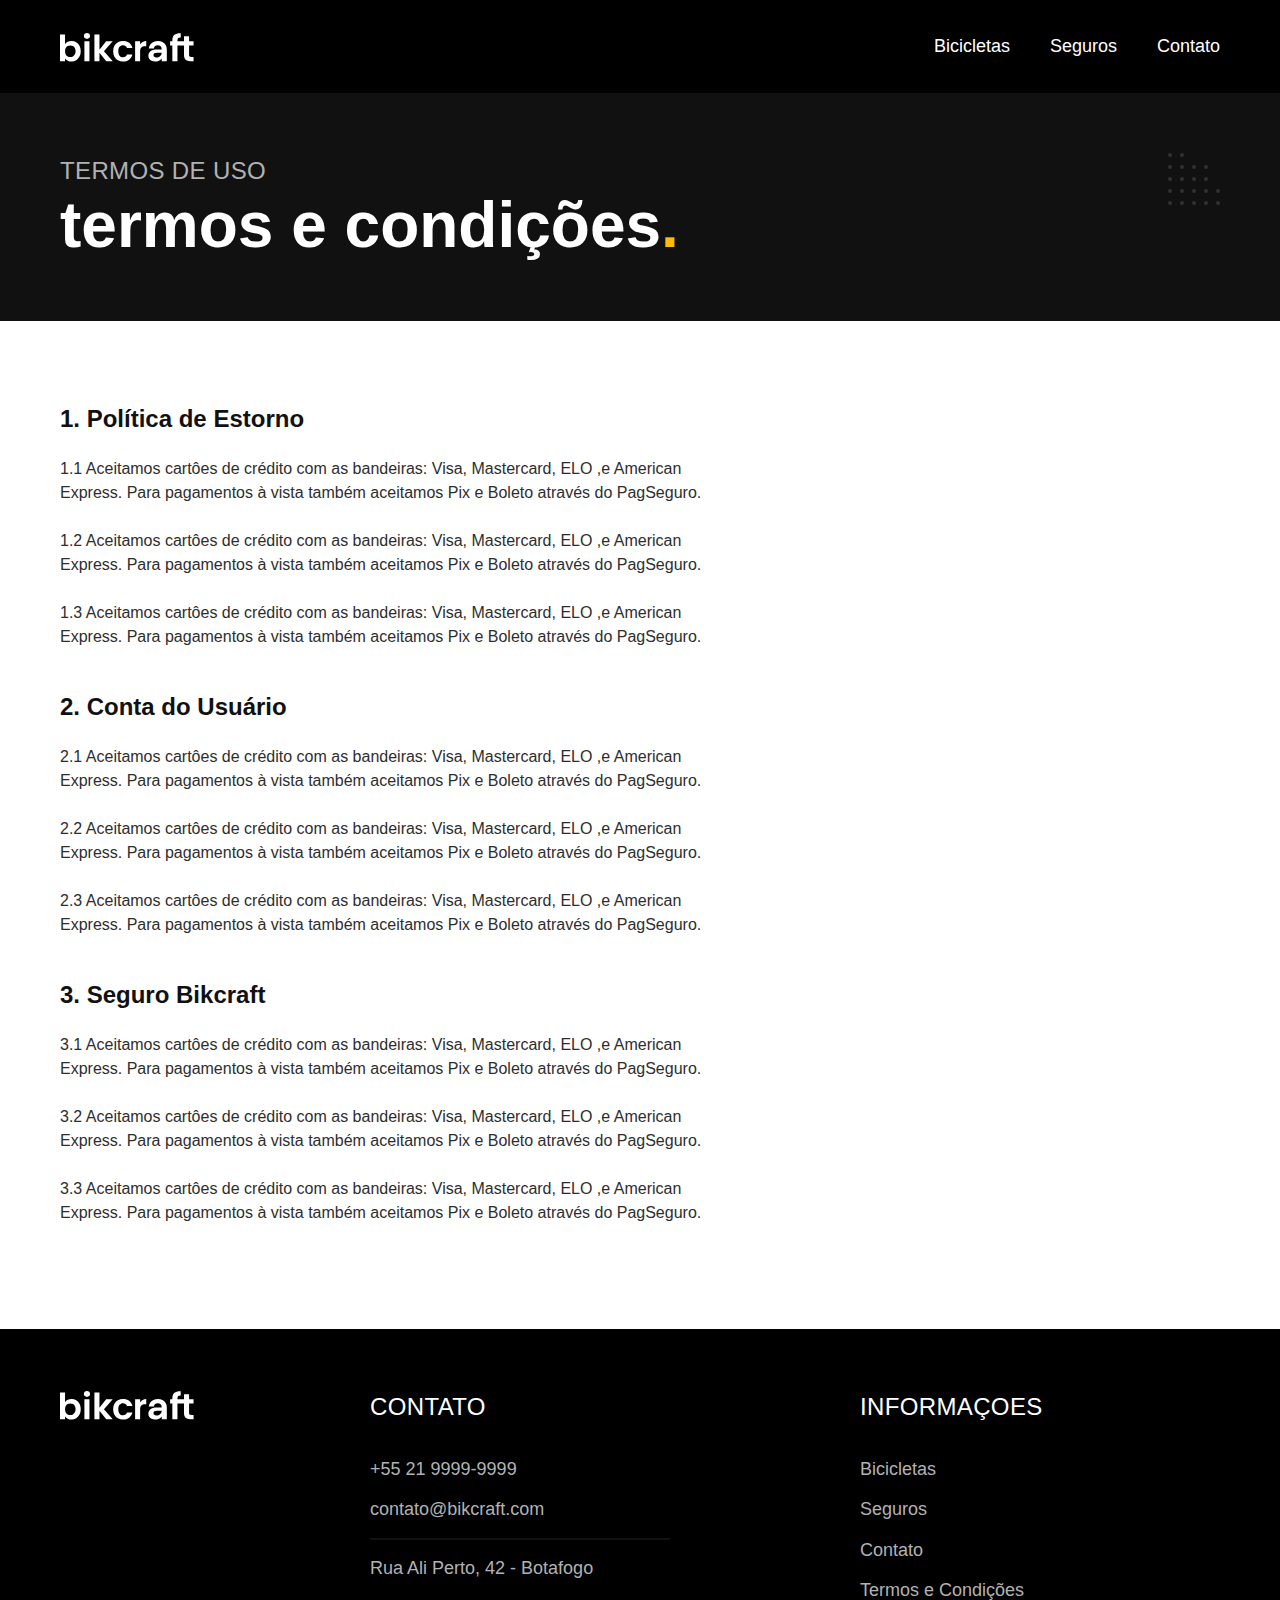
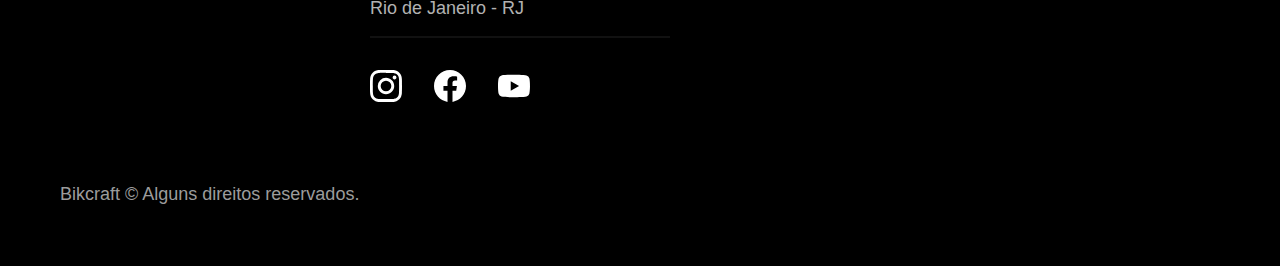
<file: termos.html>
<!DOCTYPE html>
<html lang="pt-br">

<head>
  <meta charset="UTF-8">
  <meta http-equiv="X-UA-Compatible" content="IE=edge">
  <meta name="viewport" content="width=device-width, initial-scale=1.0">


  <link rel="icon" href="./favicon.svg" type="image-svg+xml">
  <link rel="preload" href="css/style.min.css" as="style">
  <link rel="stylesheet" href="./css/style.min.css">
  <title>Termos e Condições | Bikcraft</title>
  <meta name="description" content="Termos e condições">
  <script>document.documentElement.classList.add('js');</script>
</head>

<body id="termos">
  <header class="header-bg">
    <div class="container header">
      <a href="./index.html">
        <img src="./img/bikcraft.svg" alt="Bikcraft">
      </a>
      <nav aria-label="primaria">
        <ul class="header-menu cor-0">
          <li><a href="./bicicletas.html">Bicicletas</a></li>
          <li><a href="./seguros.html">Seguros</a></li>
          <li><a href="./contato.html">Contato</a></li>
        </ul>
      </nav>
    </div>
  </header>

  <main>
    <div class="titulo-bg">
      <div class="titulo container">
        <p class="font-2-l-b cor-5">Termos de uso</p>
        <h1 class="font-1-xxl cor-0">termos e condições<span class="cor-p1">.</span></h1>
      </div>
    </div>

    <div class=" font-2-s cor-10 termos container">
      <h2 class="font-1-l cor-11">1. Política de Estorno</h2>
      <p>1.1 Aceitamos cartôes de crédito com as bandeiras: Visa, Mastercard, ELO ,e American
        Express. Para pagamentos à vista também aceitamos Pix e Boleto através do PagSeguro.</p>
      <p>1.2 Aceitamos cartôes de crédito com as bandeiras: Visa, Mastercard, ELO ,e American
        Express. Para pagamentos à vista também aceitamos Pix e Boleto através do PagSeguro.</p>
      <p>1.3 Aceitamos cartôes de crédito com as bandeiras: Visa, Mastercard, ELO ,e American
        Express. Para pagamentos à vista também aceitamos Pix e Boleto através do PagSeguro.</p>

      <h2 class="font-1-l cor-11">2. Conta do Usuário</h2>
      <p>2.1 Aceitamos cartôes de crédito com as bandeiras: Visa, Mastercard, ELO ,e American
        Express. Para pagamentos à vista também aceitamos Pix e Boleto através do PagSeguro.</p>
      <p>2.2 Aceitamos cartôes de crédito com as bandeiras: Visa, Mastercard, ELO ,e American
        Express. Para pagamentos à vista também aceitamos Pix e Boleto através do PagSeguro.</p>
      <p>2.3 Aceitamos cartôes de crédito com as bandeiras: Visa, Mastercard, ELO ,e American
        Express. Para pagamentos à vista também aceitamos Pix e Boleto através do PagSeguro.</p>

      <h2 class="font-1-l cor-11">3. Seguro Bikcraft</h2>
      <p>3.1 Aceitamos cartôes de crédito com as bandeiras: Visa, Mastercard, ELO ,e American
        Express. Para pagamentos à vista também aceitamos Pix e Boleto através do PagSeguro.</p>
      <p>3.2 Aceitamos cartôes de crédito com as bandeiras: Visa, Mastercard, ELO ,e American
        Express. Para pagamentos à vista também aceitamos Pix e Boleto através do PagSeguro.</p>
      <p>3.3 Aceitamos cartôes de crédito com as bandeiras: Visa, Mastercard, ELO ,e American
        Express. Para pagamentos à vista também aceitamos Pix e Boleto através do PagSeguro.</p>
    </div>
  </main>

  <footer class="footer-bg">
    <div class="footer container">
      <img src="./img/bikcraft.svg" alt="Bikcraft">
      <div class="footer-contato">
        <h3 class="font-2-l-b cor-0">Contato</h3>
        <ul class="font-2-m cor-5">
          <li><a href="tel:+552199999999">+55 21 9999-9999</a></li>
          <li><a href="mailto:contato@bikcraft.com">contato@bikcraft.com</a></li>
          <li>Rua Ali Perto, 42 - Botafogo</li>
          <li>Rio de Janeiro - RJ</li>
        </ul>


        <div class="footer-redes">

          <a href=""><img src="./img/redes/instagram.svg" alt="instagram"></a>
          <a href=""><img src="./img/redes/facebook.svg" alt="facebook"></a>
          <a href=""><img src="./img/redes/youtube.svg" alt="youtube"></a>

        </div>
      </div>
      <div class="footer-informacoes">
        <h3 class="font-2-l-b cor-0">Informaçoes</h3>
        <nav>
          <ul class="font-1-m cor-5">
            <li><a href="./bicicletas.html">Bicicletas</a></li>
            <li><a href="./seguros.html">Seguros</a></li>
            <li><a href="./contato.html">Contato</a></li>
            <li><a href="./termos.html">Termos e Condições</a></li>
          </ul>
        </nav>
      </div>

      <p class="font-2-m cor-6 footer-copy">Bikcraft © Alguns direitos reservados.</p>

    </div>
  </footer>
  <script src="./js/script.js"></script>
</body>

</html>
</file>
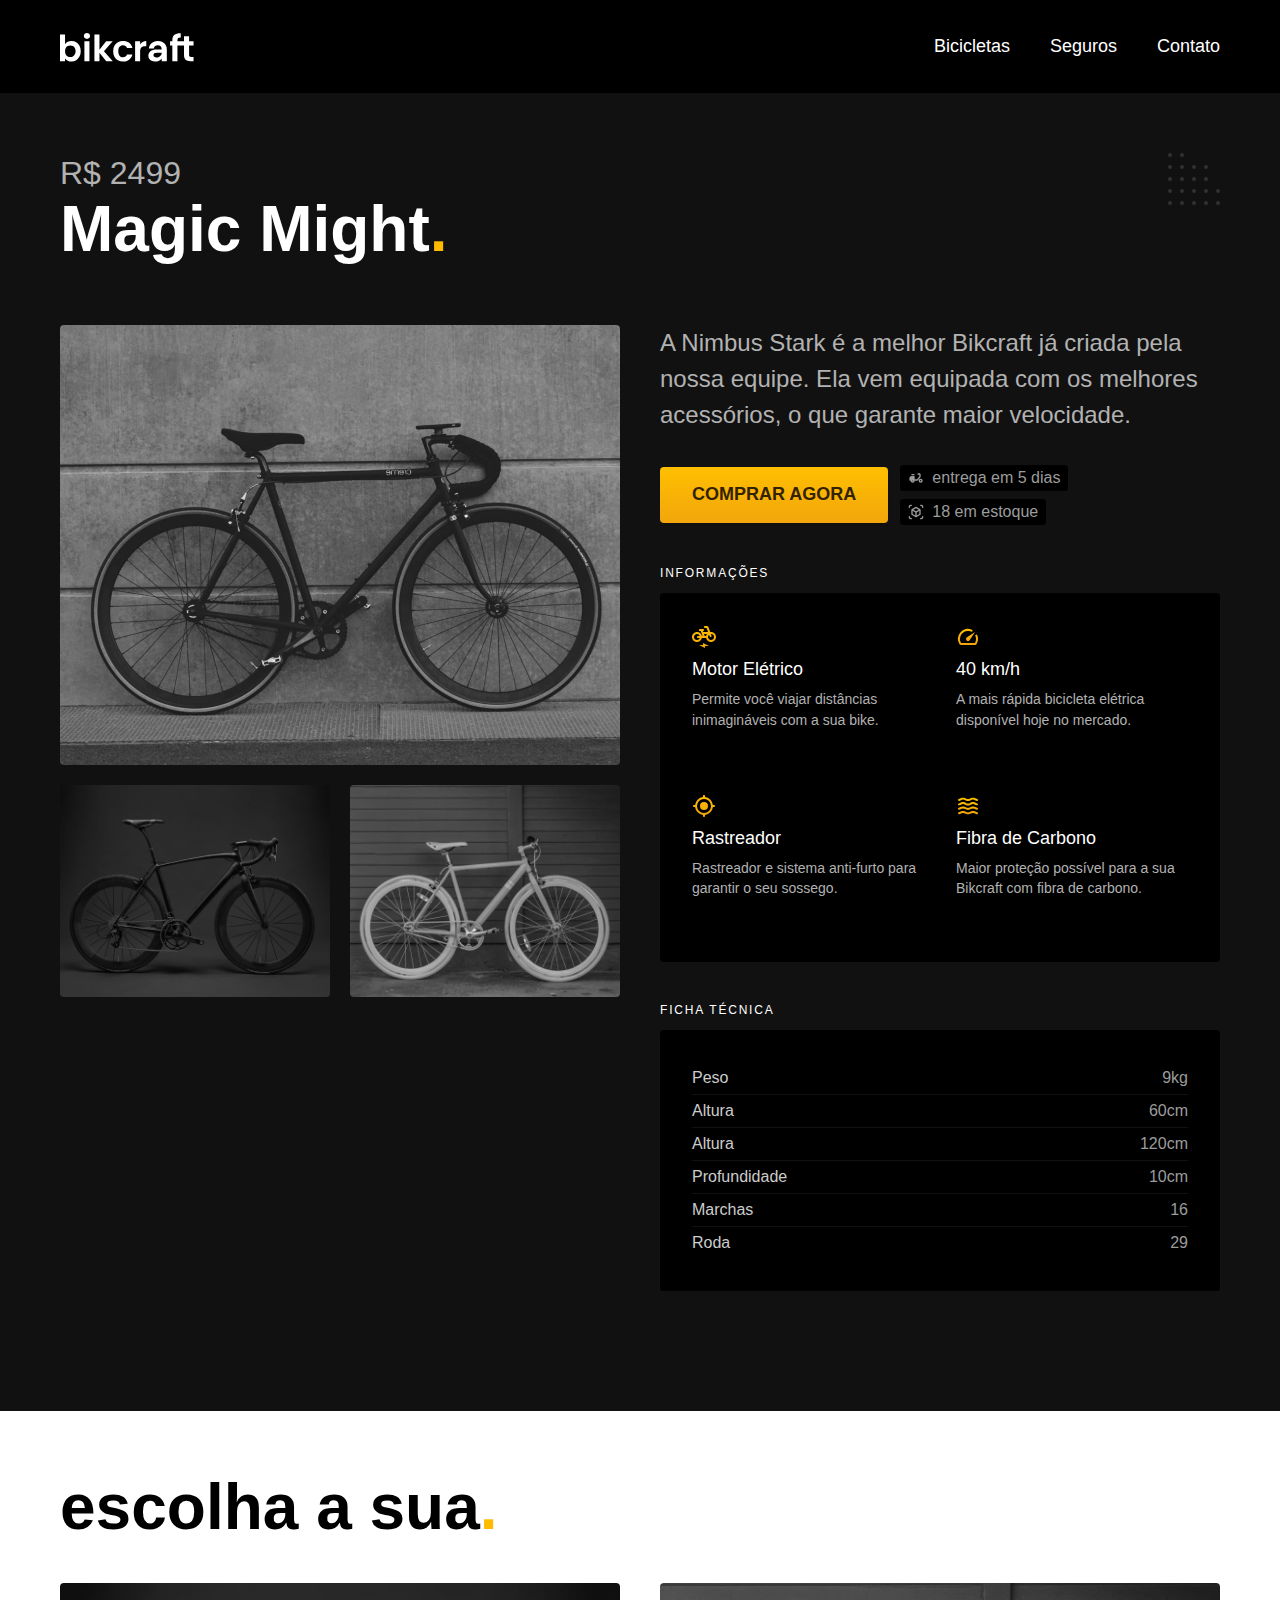
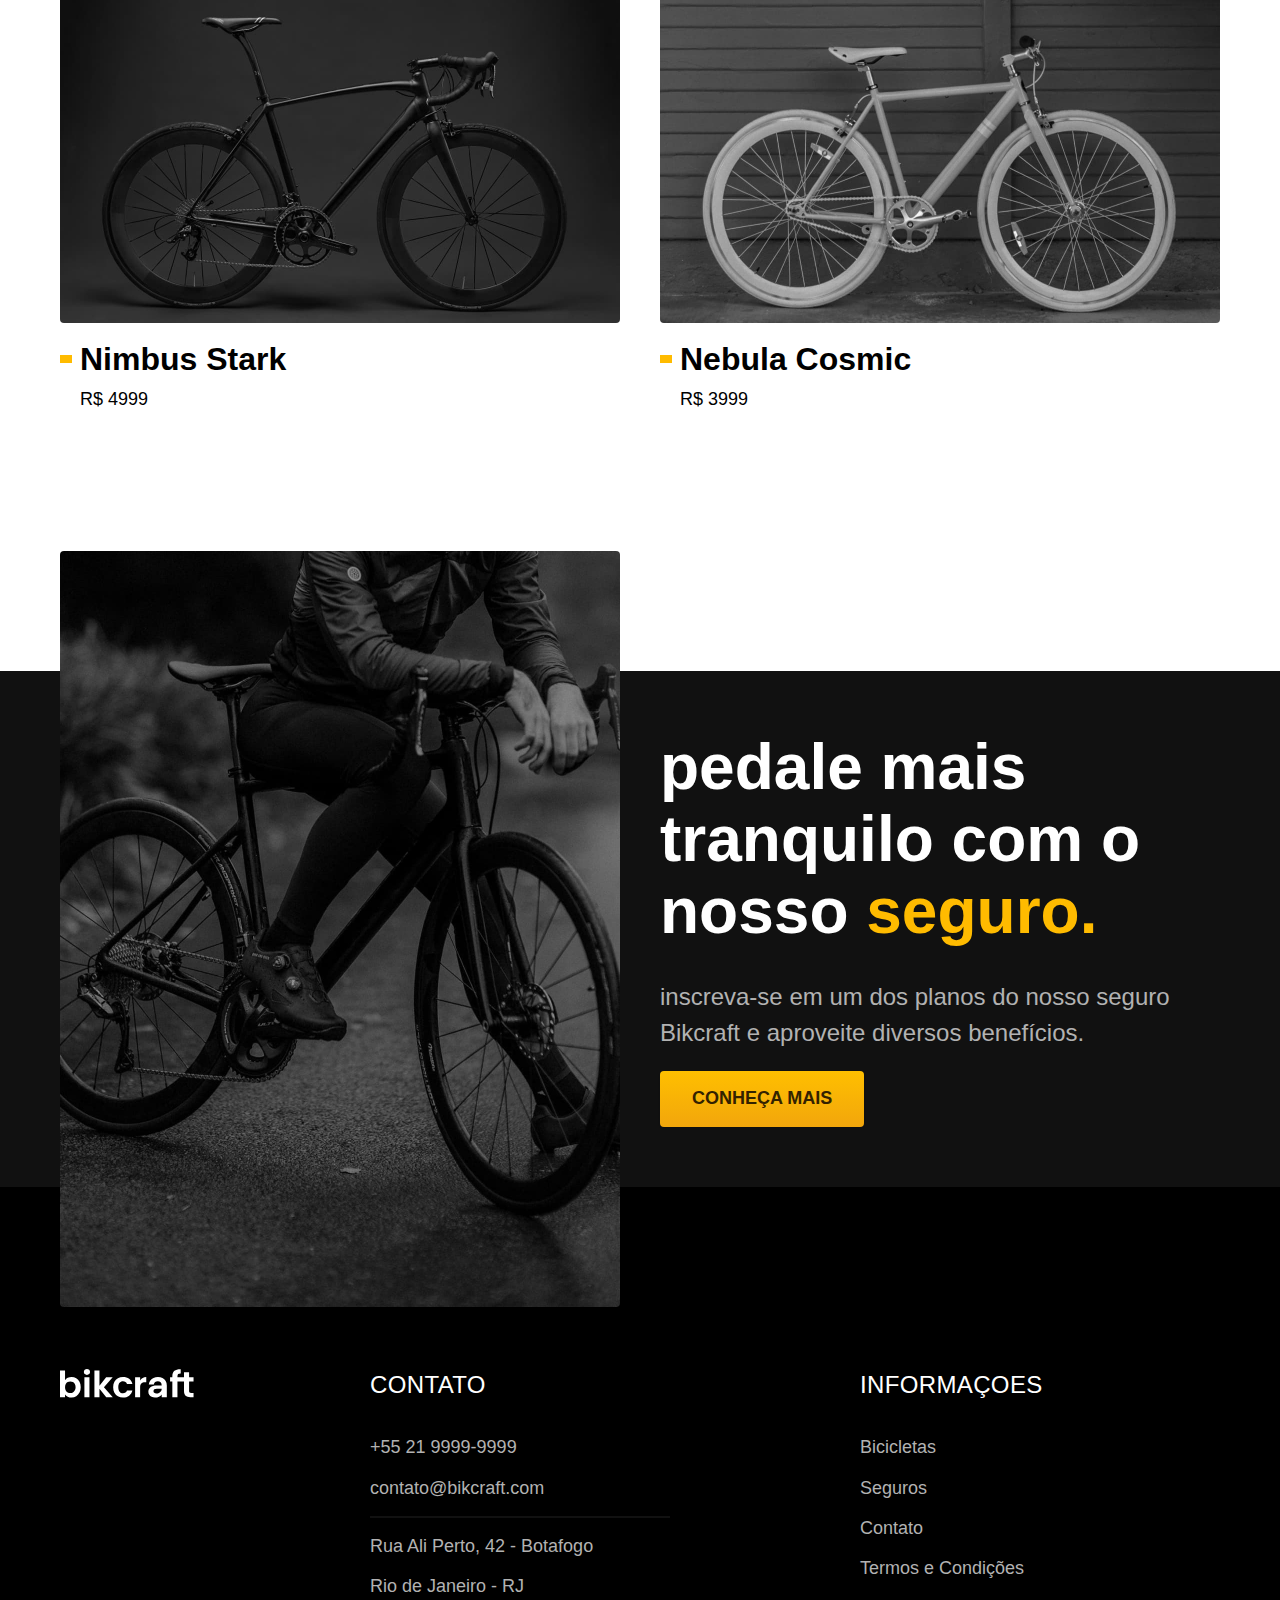
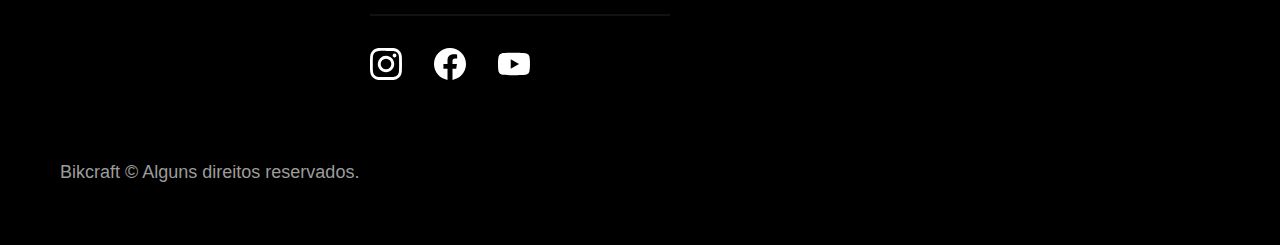
<file: bicicletas/magic.html>
<!DOCTYPE html>
<html lang="pt-br">

<head>
  <meta charset="UTF-8">
  <meta http-equiv="X-UA-Compatible" content="IE=edge">
  <meta name="viewport" content="width=device-width, initial-scale=1.0">

  <link rel="icon" href="../favicon.svg" type="image-svg+xml">
  <link rel="stylesheet" href="../css/style.min.css">
  <title>Magic | Bikcraft</title>
  <meta name="description" content="Termos e condições">
  <script>document.documentElement.classList.add('js');</script>
</head>

<body id="bicicleta">
  <header class="header-bg">
    <div class="container header">
      <a href="../index.html">
        <img src="../img/bikcraft.svg" alt="Bikcraft">
      </a>
      <nav aria-label="primaria">
        <ul class="header-menu cor-0">
          <li><a href="../bicicletas.html">Bicicletas</a></li>
          <li><a href="../seguros.html">Seguros</a></li>
          <li><a href="../contato.html">Contato</a></li>
        </ul>
      </nav>
    </div>
  </header>

  <main class="titulo-bg">
    <div>
      <div class="titulo container">
        <p class="font-2-xl cor-5">R$ 2499</p>
        <h1 class="font-1-xxl cor-0">Magic Might<span class="cor-p1">.</span></h1>
      </div>
    </div>
    <div class="bicicleta container">
      <div class="bicicleta-imagens">
        <img src="../img/bicicleta/nimbus2.jpg" alt="">
        <img src="../img/bicicleta/nimbus1.jpg" alt="">
        <img src="../img/bicicleta/nimbus3.jpg" alt="">
      </div>
      <div class="bicicleta-conteudo">
        <p class="font-2-l cor-5">A Nimbus Stark é a melhor Bikcraft já criada pela nossa equipe. Ela vem equipada com os melhores acessórios, o que garante maior velocidade.</p>
        <div class="bicicleta-comprar">
          <a class="botao" href="../orcamento.html?tipo=bikcraft&produto=magic">Comprar Agora</a>
          <span class="font-1-x-s cor-6"> <img src="../img/icones/entrega.svg" alt="">entrega em 5 dias</span>
          <span class="font-1-x-s cor-6"> <img src="../img/icones/estoque.svg" alt="">18 em estoque</span>
        </div>

        <h2 class="font-1-xs cor-0">Informações</h2>
        <ul class="bicicleta-informacoes">
          <li>
            <img src="../img/icones/eletrica.svg" alt="">
            <h3 class="font-1-m cor-0">Motor Elétrico</h3>
            <p class="font-2-xs cor-5">Permite você viajar distâncias inimagináveis com a sua bike.</p>
          </li>
          <li>
            <img src="../img/icones/velocidade.svg" alt="">
            <h3 class="font-1-m cor-0">40 km/h</h3>
            <p class="font-2-xs cor-5">A mais rápida bicicleta elétrica disponível hoje no mercado.</p>
          </li>
          <li>
            <img src="../img/icones/rastreador.svg" alt="">
            <h3 class="font-1-m cor-0">Rastreador</h3>
            <p class="font-2-xs cor-5">Rastreador e sistema anti-furto para garantir o seu sossego.</p>
          </li>
          <li>
            <img src="../img/icones/carbono.svg" alt="">
            <h3 class="font-1-m cor-0">Fibra de Carbono</h3>
            <p class="font-2-xs cor-5">Maior proteção possível para a sua Bikcraft com fibra de carbono.</p>
          </li>
        </ul>
        <h2 class="font-1-xs cor-0">Ficha Técnica</h2>
        <ul class="bicicleta-ficha font-2-s cor-4">
          <li>Peso <span>9kg</span></li>
          <li>Altura <span>60cm</span></li>
          <li>Altura <span>120cm</span></li>
          <li>Profundidade <span>10cm</span></li>
          <li>Marchas <span>16</span></li>
          <li>Roda <span>29</span></li>
        </ul>
      </div>
    </div>

  </main>

  <article class="bicicletas-lista container">
    <h2 class="font-1-xxl">escolha a sua<span class="cor-p1">.</span></h2>

    <ul>
      <li>
        <a href="./nimbus.html">
          <img src="../img/bicicletas/nimbus.jpg" alt="bicicleta Magic preta">
          <h3 class="font-1-xl">Nimbus Stark</h3>
          <span class="font-2-m">R$ 4999</span>
        </a>
      </li>
      <li>
        <a href="./nebula.html">
          <img src="../img/bicicletas/nebula.jpg" alt="bicicleta Magic preta">
          <h3 class="font-1-xl">Nebula Cosmic</h3>
          <span class="font-2-m">R$ 3999</span>
        </a>
      </li>
    </ul>
  </article>

  <article class="seguro-bg">
    <div class="container seguro">
      <div class="seguro-imagem">
        <img src="../img/fotos/seguros.jpg" alt="Pesso parada em cima de uma bikcraft">
      </div>
      <div class="seguro-conteudo">
        <h2 class="font-1-xxl cor-0">pedale mais tranquilo com o nosso <span class="cor-p1">seguro.</span></h2>
        <p class="font-2-l cor-5">inscreva-se em um dos planos do nosso seguro
          Bikcraft e aproveite diversos benefícios.</p>
        <a href="../seguros.html" class="botao">Conheça Mais</a>
      </div>
    </div>
  </article>

  <footer class="footer-bg">
    <div class="footer container">
      <img src="../img/bikcraft.svg" alt="Bikcraft">
      <div class="footer-contato">
        <h3 class="font-2-l-b cor-0">Contato</h3>
        <ul class="font-2-m cor-5">
          <li><a href="tel:+552199999999">+55 21 9999-9999</a></li>
          <li><a href="mailto:contato@bikcraft.com">contato@bikcraft.com</a></li>
          <li>Rua Ali Perto, 42 - Botafogo</li>
          <li>Rio de Janeiro - RJ</li>
        </ul>


        <div class="footer-redes">

          <a href=""><img src="../img/redes/instagram.svg" alt="instagram"></a>
          <a href=""><img src="../img/redes/facebook.svg" alt="facebook"></a>
          <a href=""><img src="../img/redes/youtube.svg" alt="youtube"></a>

        </div>
      </div>
      <div class="footer-informacoes">
        <h3 class="font-2-l-b cor-0">Informaçoes</h3>
        <nav>
          <ul class="font-1-m cor-5">
            <li><a href="../bicicletas.html">Bicicletas</a></li>
            <li><a href="../seguros.html">Seguros</a></li>
            <li><a href="../contato.html">Contato</a></li>
            <li><a href="../termos.html">Termos e Condições</a></li>
          </ul>
        </nav>
      </div>

      <p class="font-2-m cor-6 footer-copy">Bikcraft © Alguns direitos reservados.</p>

    </div>
  </footer>
  <script src="../js/script.js"></script>
</body>

</html>
</file>
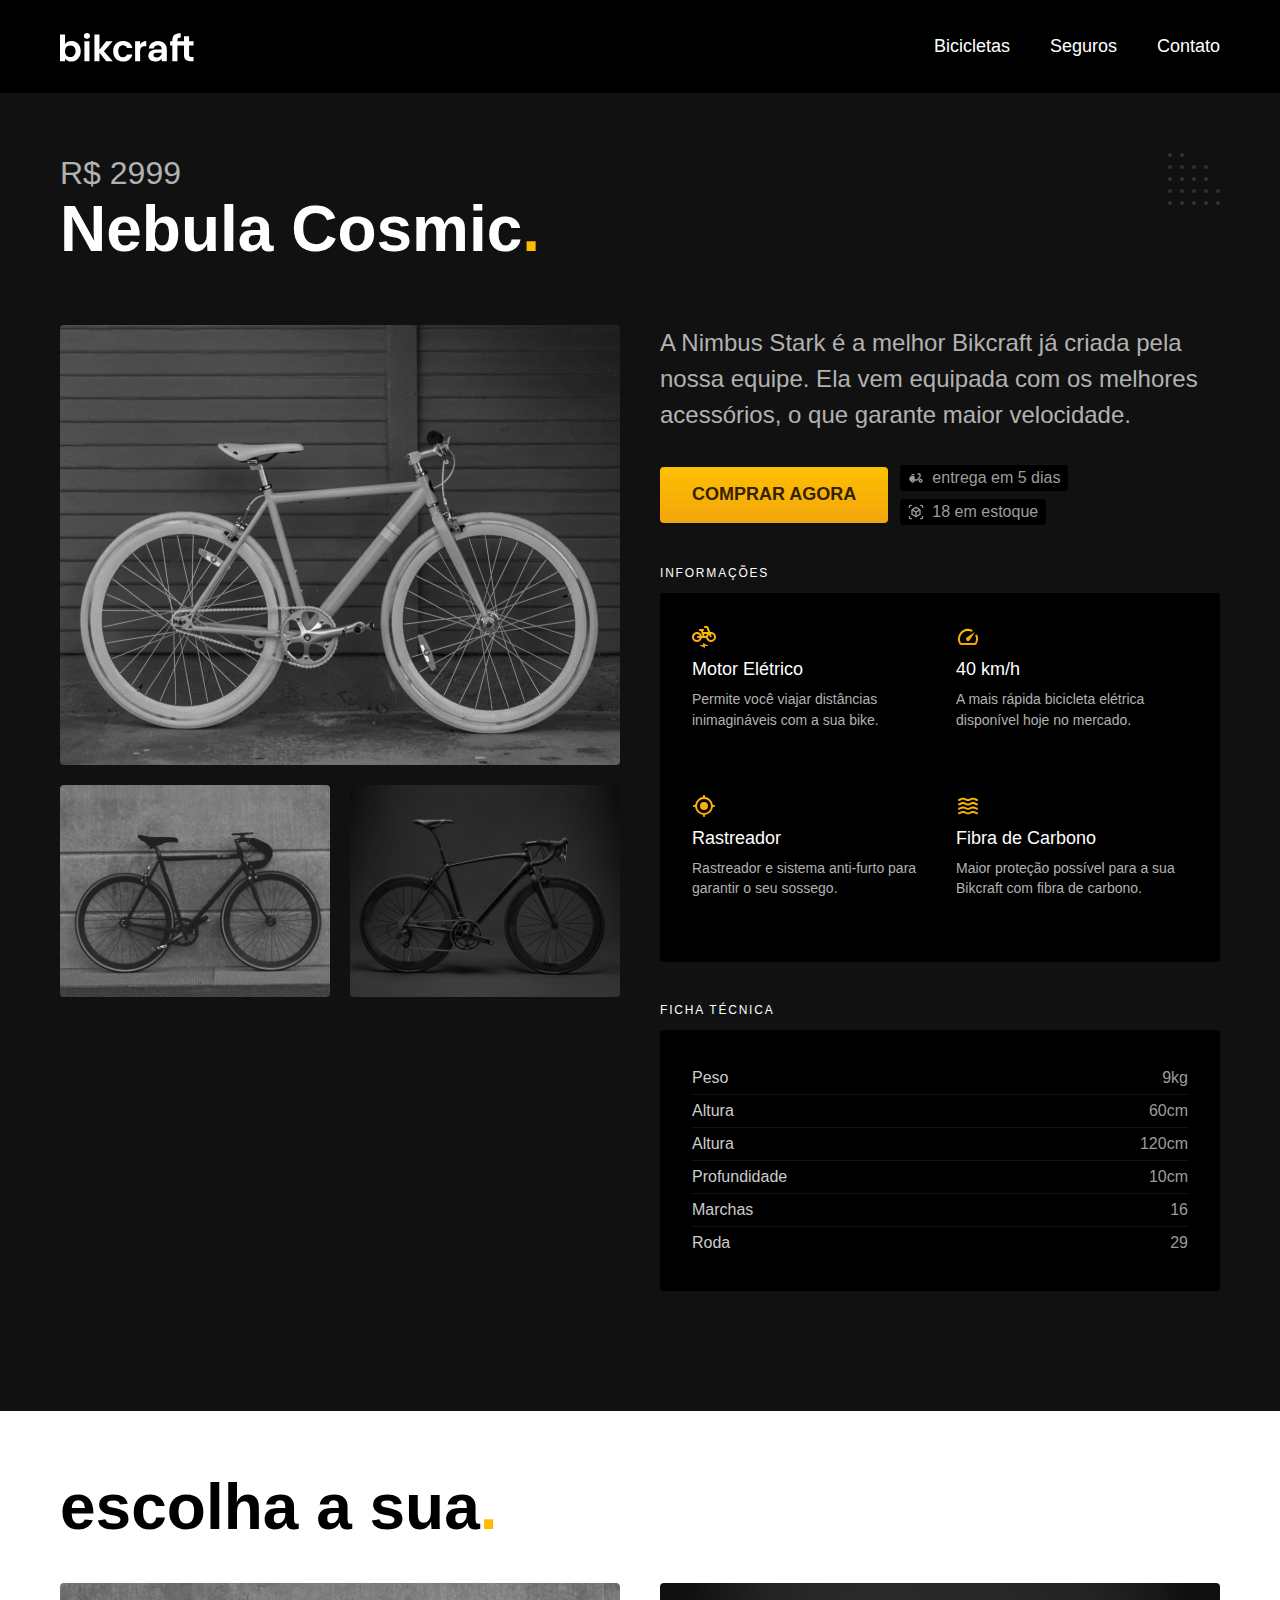
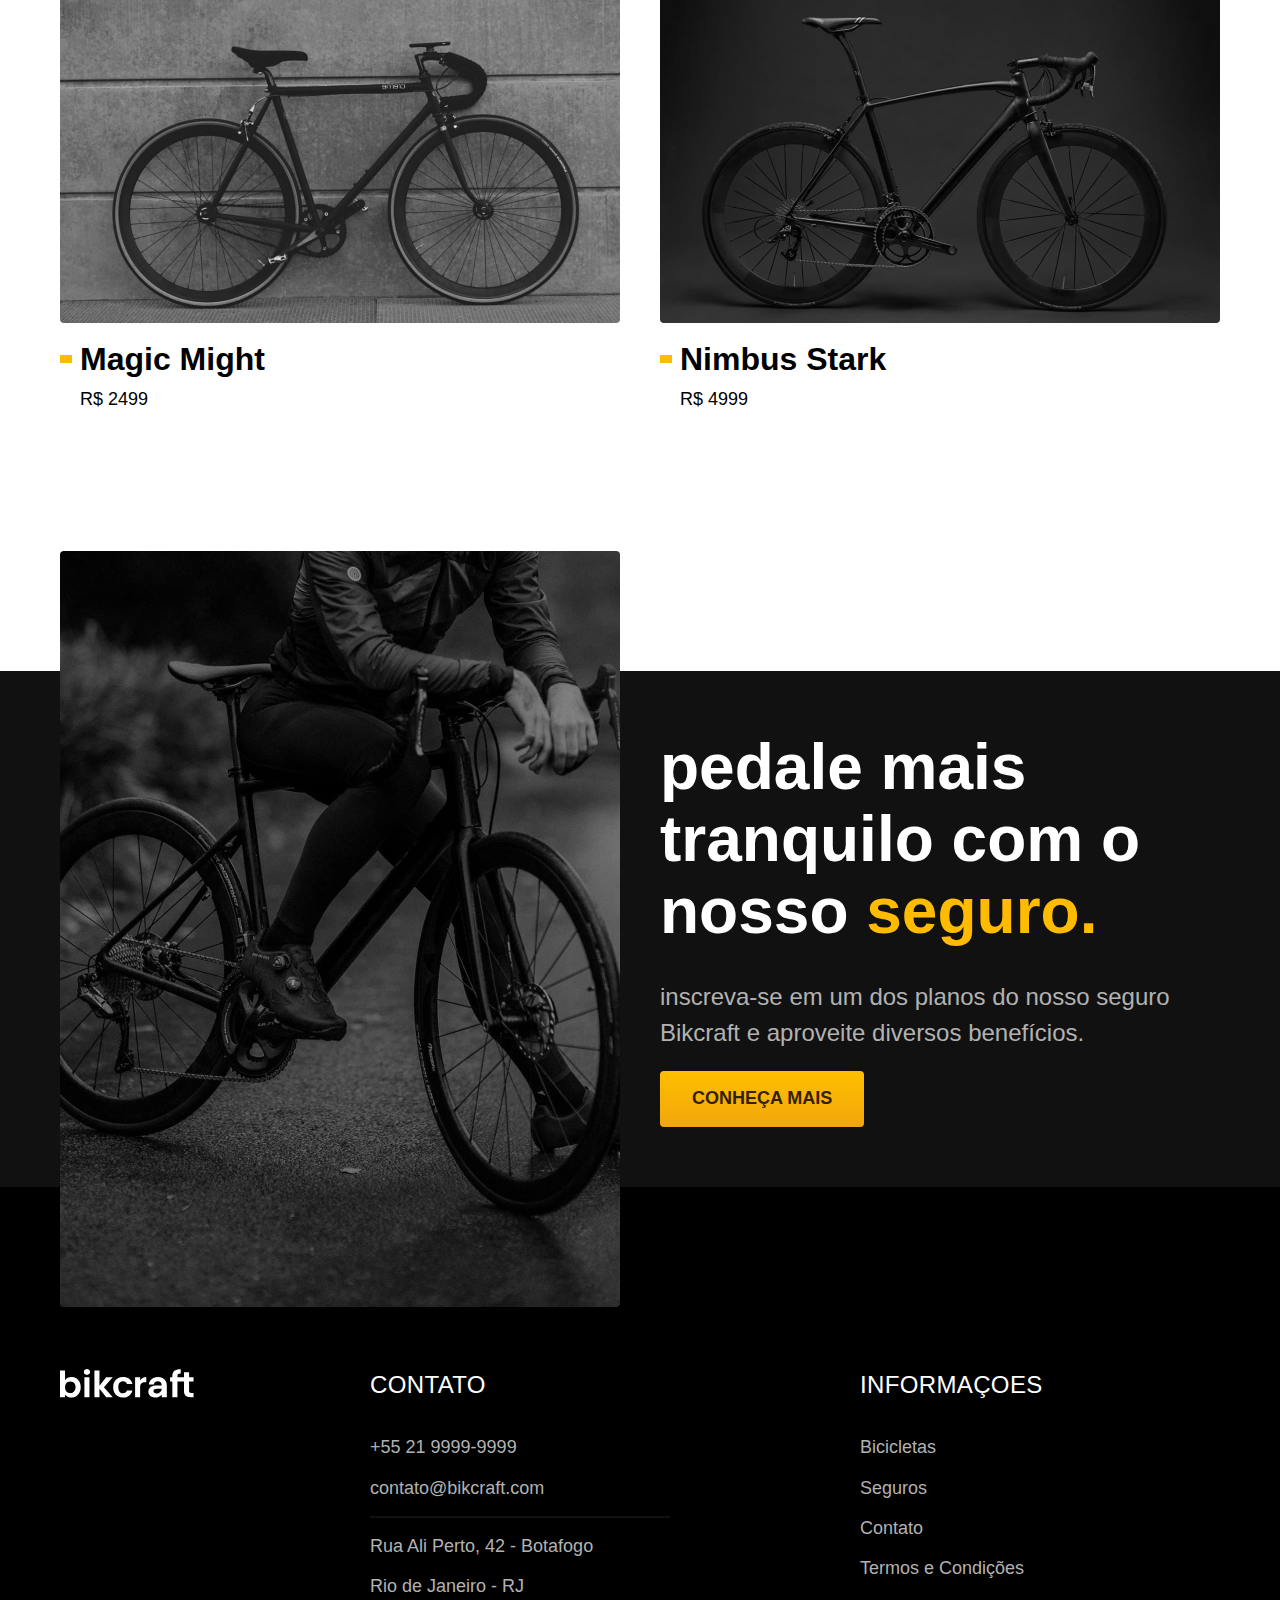
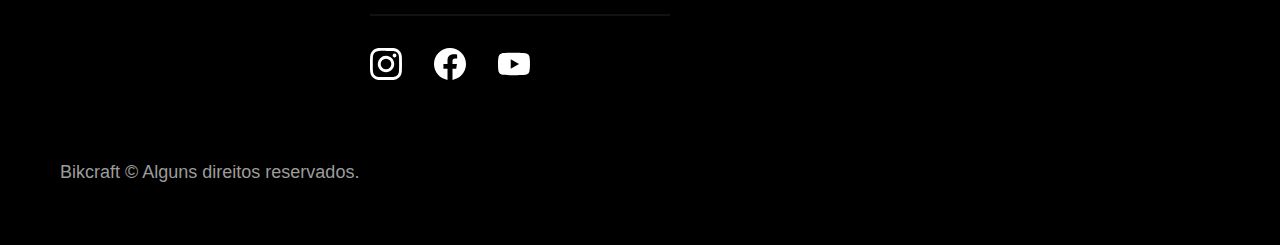
<file: bicicletas/nebula.html>
<!DOCTYPE html>
<html lang="pt-br">

<head>
  <meta charset="UTF-8">
  <meta http-equiv="X-UA-Compatible" content="IE=edge">
  <meta name="viewport" content="width=device-width, initial-scale=1.0">

  <link rel="icon" href="../favicon.svg" type="image-svg+xml">
  <link rel="stylesheet" href="../css/style.min.css">
  <title>Nebula | Bikcraft</title>
  <meta name="description" content="Termos e condições">
  <script>document.documentElement.classList.add('js');</script>
</head>

<body id="bicicleta">
  <header class="header-bg">
    <div class="container header">
      <a href="../index.html">
        <img src="../img/bikcraft.svg" alt="Bikcraft">
      </a>
      <nav aria-label="primaria">
        <ul class="header-menu cor-0">
          <li><a href="../bicicletas.html">Bicicletas</a></li>
          <li><a href="../seguros.html">Seguros</a></li>
          <li><a href="../contato.html">Contato</a></li>
        </ul>
      </nav>
    </div>
  </header>

  <main class="titulo-bg">
    <div>
      <div class="titulo container">
        <p class="font-2-xl cor-5">R$ 2999</p>
        <h1 class="font-1-xxl cor-0">Nebula Cosmic<span class="cor-p1">.</span></h1>
      </div>
    </div>
    <div class="bicicleta container">
      <div class="bicicleta-imagens">
        <img src="../img/bicicleta/nimbus3.jpg" alt="">
        <img src="../img/bicicleta/nimbus2.jpg" alt="">
        <img src="../img/bicicleta/nimbus1.jpg" alt="">
      </div>
      <div class="bicicleta-conteudo">
        <p class="font-2-l cor-5">A Nimbus Stark é a melhor Bikcraft já criada pela nossa equipe. Ela vem equipada com os melhores acessórios, o que garante maior velocidade.</p>
        <div class="bicicleta-comprar">
          <a class="botao" href="../orcamento.html?tipo=bikcraft&produto=nebula">Comprar Agora</a>
          <span class="font-1-x-s cor-6"> <img src="../img/icones/entrega.svg" alt="">entrega em 5 dias</span>
          <span class="font-1-x-s cor-6"> <img src="../img/icones/estoque.svg" alt="">18 em estoque</span>
        </div>

        <h2 class="font-1-xs cor-0">Informações</h2>
        <ul class="bicicleta-informacoes">
          <li>
            <img src="../img/icones/eletrica.svg" alt="">
            <h3 class="font-1-m cor-0">Motor Elétrico</h3>
            <p class="font-2-xs cor-5">Permite você viajar distâncias inimagináveis com a sua bike.</p>
          </li>
          <li>
            <img src="../img/icones/velocidade.svg" alt="">
            <h3 class="font-1-m cor-0">40 km/h</h3>
            <p class="font-2-xs cor-5">A mais rápida bicicleta elétrica disponível hoje no mercado.</p>
          </li>
          <li>
            <img src="../img/icones/rastreador.svg" alt="">
            <h3 class="font-1-m cor-0">Rastreador</h3>
            <p class="font-2-xs cor-5">Rastreador e sistema anti-furto para garantir o seu sossego.</p>
          </li>
          <li>
            <img src="../img/icones/carbono.svg" alt="">
            <h3 class="font-1-m cor-0">Fibra de Carbono</h3>
            <p class="font-2-xs cor-5">Maior proteção possível para a sua Bikcraft com fibra de carbono.</p>
          </li>
        </ul>
        <h2 class="font-1-xs cor-0">Ficha Técnica</h2>
        <ul class="bicicleta-ficha font-2-s cor-4">
          <li>Peso <span>9kg</span></li>
          <li>Altura <span>60cm</span></li>
          <li>Altura <span>120cm</span></li>
          <li>Profundidade <span>10cm</span></li>
          <li>Marchas <span>16</span></li>
          <li>Roda <span>29</span></li>
        </ul>
      </div>
    </div>

  </main>

  <article class="bicicletas-lista container">
    <h2 class="font-1-xxl">escolha a sua<span class="cor-p1">.</span></h2>

    <ul>
      <li>
        <a href="./magic.html">
          <img src="../img/bicicletas/magic.jpg" alt="bicicleta Magic preta">
          <h3 class="font-1-xl">Magic Might</h3>
          <span class="font-2-m">R$ 2499</span>
        </a>
      </li>
      <li>
        <a href="./nimbus.html">
          <img src="../img/bicicletas/nimbus.jpg" alt="bicicleta Magic preta">
          <h3 class="font-1-xl">Nimbus Stark</h3>
          <span class="font-2-m">R$ 4999</span>
        </a>
      </li>
    </ul>
  </article>

  <article class="seguro-bg">
    <div class="container seguro">
      <div class="seguro-imagem">
        <img src="../img/fotos/seguros.jpg" alt="Pesso parada em cima de uma bikcraft">
      </div>
      <div class="seguro-conteudo">
        <h2 class="font-1-xxl cor-0">pedale mais tranquilo com o nosso <span class="cor-p1">seguro.</span></h2>
        <p class="font-2-l cor-5">inscreva-se em um dos planos do nosso seguro
          Bikcraft e aproveite diversos benefícios.</p>
        <a href="../seguros.html" class="botao">Conheça Mais</a>
      </div>
    </div>
  </article>

  <footer class="footer-bg">
    <div class="footer container">
      <img src="../img/bikcraft.svg" alt="Bikcraft">
      <div class="footer-contato">
        <h3 class="font-2-l-b cor-0">Contato</h3>
        <ul class="font-2-m cor-5">
          <li><a href="tel:+552199999999">+55 21 9999-9999</a></li>
          <li><a href="mailto:contato@bikcraft.com">contato@bikcraft.com</a></li>
          <li>Rua Ali Perto, 42 - Botafogo</li>
          <li>Rio de Janeiro - RJ</li>
        </ul>


        <div class="footer-redes">

          <a href=""><img src="../img/redes/instagram.svg" alt="instagram"></a>
          <a href=""><img src="../img/redes/facebook.svg" alt="facebook"></a>
          <a href=""><img src="../img/redes/youtube.svg" alt="youtube"></a>

        </div>
      </div>
      <div class="footer-informacoes">
        <h3 class="font-2-l-b cor-0">Informaçoes</h3>
        <nav>
          <ul class="font-1-m cor-5">
            <li><a href="../bicicletas.html">Bicicletas</a></li>
            <li><a href="../seguros.html">Seguros</a></li>
            <li><a href="../contato.html">Contato</a></li>
            <li><a href="../termos.html">Termos e Condições</a></li>
          </ul>
        </nav>
      </div>

      <p class="font-2-m cor-6 footer-copy">Bikcraft © Alguns direitos reservados.</p>

    </div>
  </footer>
  <script src="../js/script.js"></script>
</body>

</html>
</file>
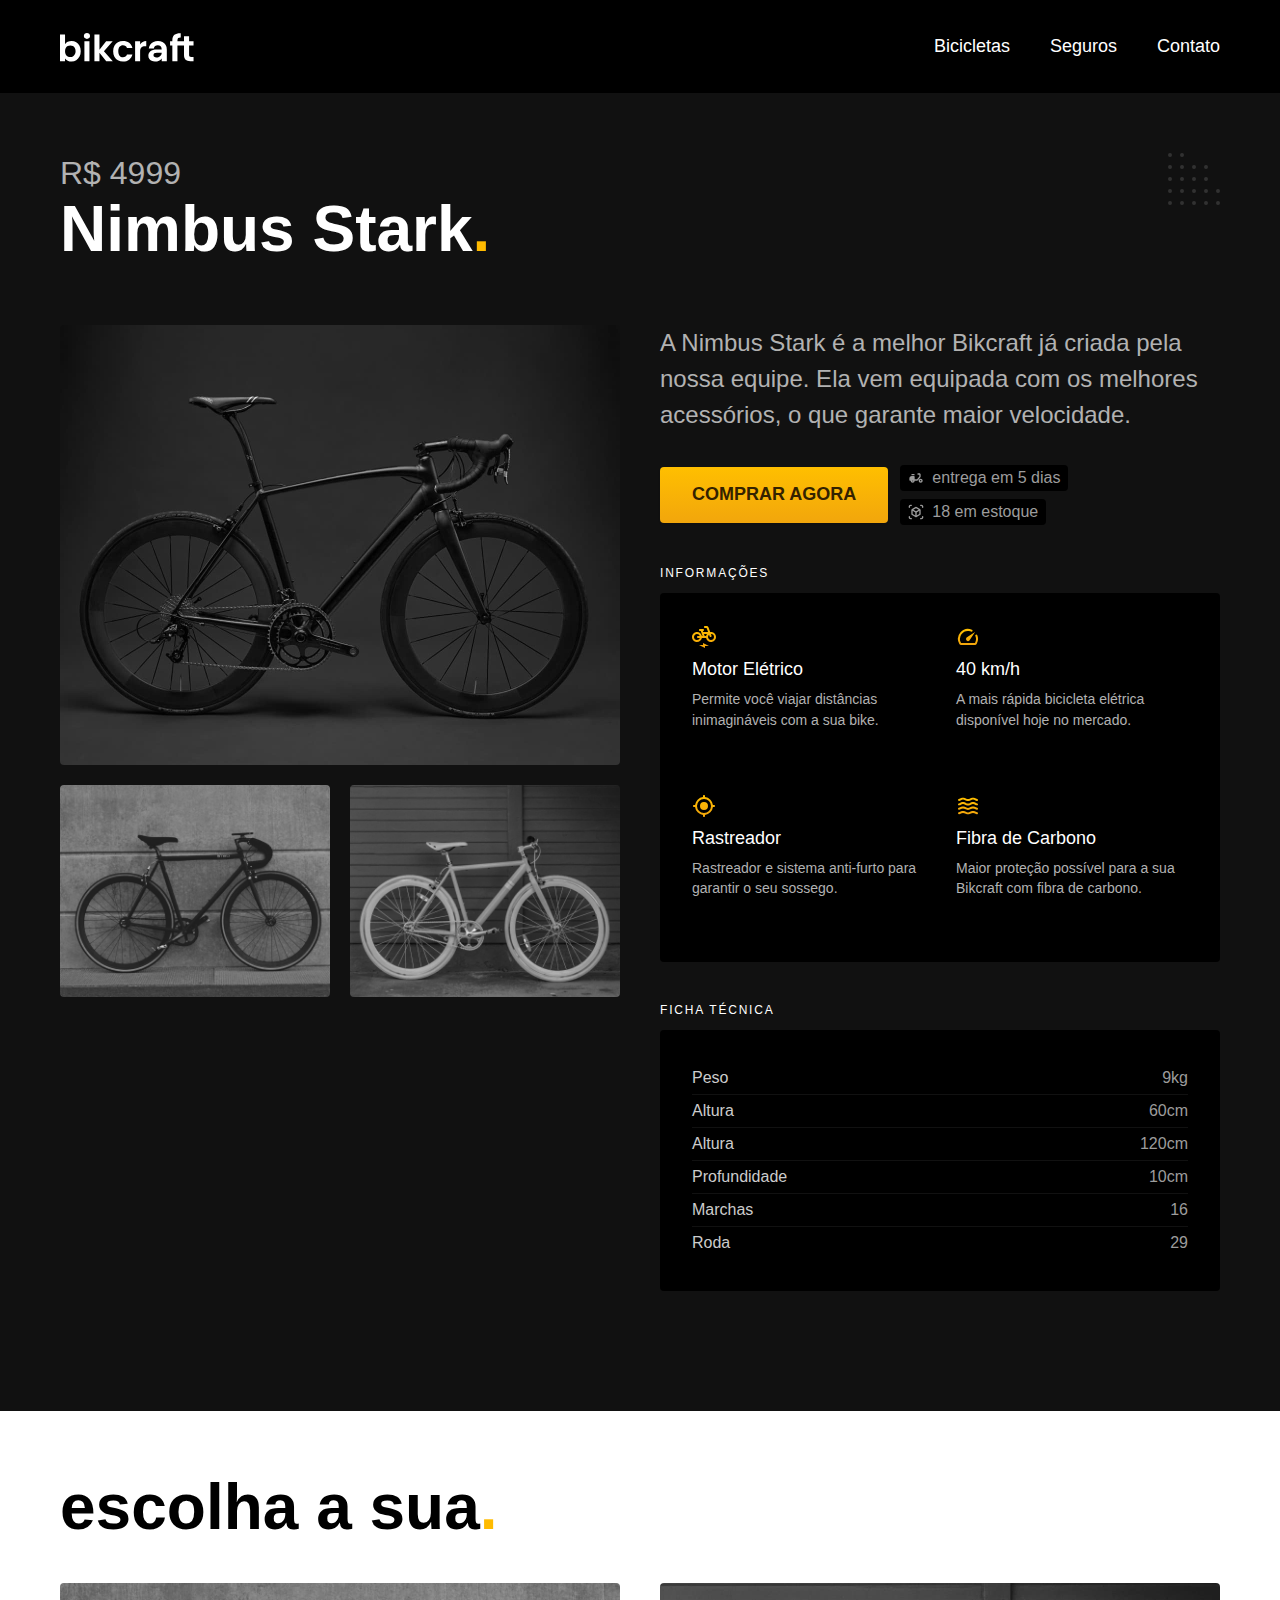
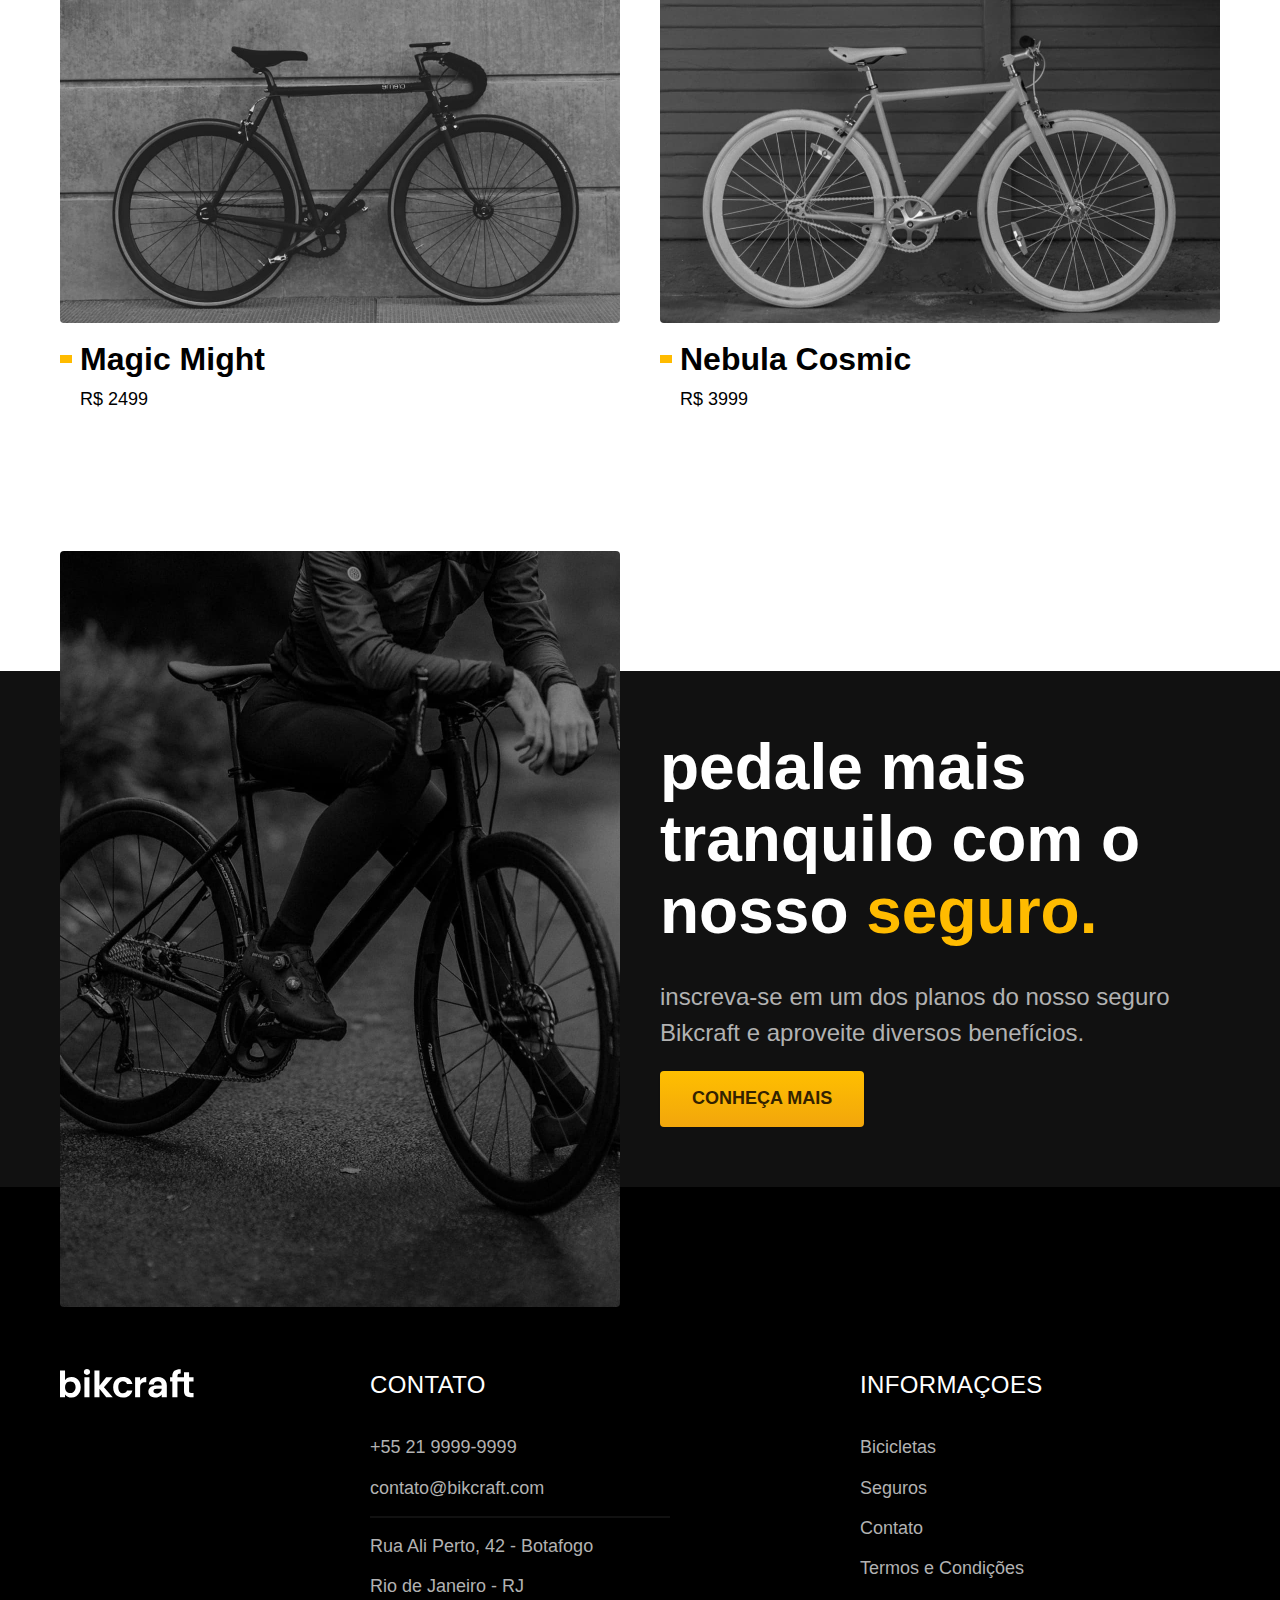
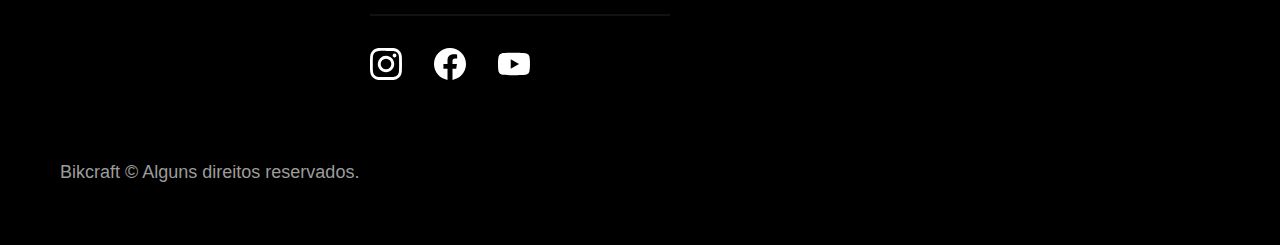
<file: bicicletas/nimbus.html>
<!DOCTYPE html>
<html lang="pt-br">

<head>
  <meta charset="UTF-8">
  <meta http-equiv="X-UA-Compatible" content="IE=edge">
  <meta name="viewport" content="width=device-width, initial-scale=1.0">

  <link rel="icon" href="../favicon.svg" type="image-svg+xml">
  <link rel="stylesheet" href="../css/style.min.css">
  <title>Nimbus | Bikcraft</title>
  <meta name="description" content="Termos e condições">
  <script>document.documentElement.classList.add('js');</script>
</head>

<body id="bicicleta">
  <header class="header-bg">
    <div class="container header">
      <a href="../index.html">
        <img src="../img/bikcraft.svg" alt="Bikcraft">
      </a>
      <nav aria-label="primaria">
        <ul class="header-menu cor-0">
          <li><a href="../bicicletas.html">Bicicletas</a></li>
          <li><a href="../seguros.html">Seguros</a></li>
          <li><a href="../contato.html">Contato</a></li>
        </ul>
      </nav>
    </div>
  </header>

  <main class="titulo-bg">
    <div>
      <div class="titulo container">
        <p class="font-2-xl cor-5">R$ 4999</p>
        <h1 class="font-1-xxl cor-0">Nimbus Stark<span class="cor-p1">.</span></h1>
      </div>
    </div>
    <div class="bicicleta container">
      <div class="bicicleta-imagens">
        <img src="../img/bicicleta/nimbus1.jpg" alt="">
        <img src="../img/bicicleta/nimbus2.jpg" alt="">
        <img src="../img/bicicleta/nimbus3.jpg" alt="">
      </div>
      <div class="bicicleta-conteudo">
        <p class="font-2-l cor-5">A Nimbus Stark é a melhor Bikcraft já criada pela nossa equipe. Ela vem equipada com os melhores acessórios, o que garante maior velocidade.</p>
        <div class="bicicleta-comprar">
          <a class="botao" href="../orcamento.html?tipo=bikcraft&produto=nimbus">Comprar Agora</a>
          <span class="font-1-x-s cor-6"> <img src="../img/icones/entrega.svg" alt="">entrega em 5 dias</span>
          <span class="font-1-x-s cor-6"> <img src="../img/icones/estoque.svg" alt="">18 em estoque</span>
        </div>

        <h2 class="font-1-xs cor-0">Informações</h2>
        <ul class="bicicleta-informacoes">
          <li>
            <img src="../img/icones/eletrica.svg" alt="">
            <h3 class="font-1-m cor-0">Motor Elétrico</h3>
            <p class="font-2-xs cor-5">Permite você viajar distâncias inimagináveis com a sua bike.</p>
          </li>
          <li>
            <img src="../img/icones/velocidade.svg" alt="">
            <h3 class="font-1-m cor-0">40 km/h</h3>
            <p class="font-2-xs cor-5">A mais rápida bicicleta elétrica disponível hoje no mercado.</p>
          </li>
          <li>
            <img src="../img/icones/rastreador.svg" alt="">
            <h3 class="font-1-m cor-0">Rastreador</h3>
            <p class="font-2-xs cor-5">Rastreador e sistema anti-furto para garantir o seu sossego.</p>
          </li>
          <li>
            <img src="../img/icones/carbono.svg" alt="">
            <h3 class="font-1-m cor-0">Fibra de Carbono</h3>
            <p class="font-2-xs cor-5">Maior proteção possível para a sua Bikcraft com fibra de carbono.</p>
          </li>
        </ul>
        <h2 class="font-1-xs cor-0">Ficha Técnica</h2>
        <ul class="bicicleta-ficha font-2-s cor-4">
          <li>Peso <span>9kg</span></li>
          <li>Altura <span>60cm</span></li>
          <li>Altura <span>120cm</span></li>
          <li>Profundidade <span>10cm</span></li>
          <li>Marchas <span>16</span></li>
          <li>Roda <span>29</span></li>
        </ul>
      </div>
    </div>

  </main>

  <article class="bicicletas-lista container">
    <h2 class="font-1-xxl">escolha a sua<span class="cor-p1">.</span></h2>

    <ul>
      <li>
        <a href="./magic.html">
          <img src="../img/bicicletas/magic.jpg" alt="bicicleta Magic preta">
          <h3 class="font-1-xl">Magic Might</h3>
          <span class="font-2-m">R$ 2499</span>
        </a>
      </li>
      <li>
        <a href="./nebula.html">
          <img src="../img/bicicletas/nebula.jpg" alt="bicicleta Magic preta">
          <h3 class="font-1-xl">Nebula Cosmic</h3>
          <span class="font-2-m">R$ 3999</span>
        </a>
      </li>
    </ul>
  </article>

  <article class="seguro-bg">
    <div class="container seguro">
      <div class="seguro-imagem">
        <img src="../img/fotos/seguros.jpg" alt="Pesso parada em cima de uma bikcraft">
      </div>
      <div class="seguro-conteudo">
        <h2 class="font-1-xxl cor-0">pedale mais tranquilo com o nosso <span class="cor-p1">seguro.</span></h2>
        <p class="font-2-l cor-5">inscreva-se em um dos planos do nosso seguro
          Bikcraft e aproveite diversos benefícios.</p>
        <a href="../seguros.html" class="botao">Conheça Mais</a>
      </div>
    </div>
  </article>

  <footer class="footer-bg">
    <div class="footer container">
      <img src="../img/bikcraft.svg" alt="Bikcraft">
      <div class="footer-contato">
        <h3 class="font-2-l-b cor-0">Contato</h3>
        <ul class="font-2-m cor-5">
          <li><a href="tel:+552199999999">+55 21 9999-9999</a></li>
          <li><a href="mailto:contato@bikcraft.com">contato@bikcraft.com</a></li>
          <li>Rua Ali Perto, 42 - Botafogo</li>
          <li>Rio de Janeiro - RJ</li>
        </ul>


        <div class="footer-redes">

          <a href=""><img src="../img/redes/instagram.svg" alt="instagram"></a>
          <a href=""><img src="../img/redes/facebook.svg" alt="facebook"></a>
          <a href=""><img src="../img/redes/youtube.svg" alt="youtube"></a>

        </div>
      </div>
      <div class="footer-informacoes">
        <h3 class="font-2-l-b cor-0">Informaçoes</h3>
        <nav>
          <ul class="font-1-m cor-5">
            <li><a href="../bicicletas.html">Bicicletas</a></li>
            <li><a href="../seguros.html">Seguros</a></li>
            <li><a href="../contato.html">Contato</a></li>
            <li><a href="../termos.html">Termos e Condições</a></li>
          </ul>
        </nav>
      </div>

      <p class="font-2-m cor-6 footer-copy">Bikcraft © Alguns direitos reservados.</p>

    </div>
  </footer>
  <script src="../js/script.js"></script>
</body>

</html>
</file>
<file: css/style.min.css>
body{margin:0;font-family:Arial,Helvetica,sans-serif}img{max-width:100%;height:auto;display:block}img[src$=".jpg"]{border-radius:4px}blockquote,dd,h1,h2,h3,h4,p,ul{margin:0}ul{padding:0;list-style:none}a{text-decoration:none;color:inherit}.header-bg{background-color:#000}.header{display:flex;flex-wrap:wrap;gap:20px;justify-content:space-between;align-items:center;box-sizing:border-box;padding-top:20px;padding-bottom:20px}.header-menu{display:flex;flex-wrap:wrap;gap:40px}.header-menu a{color:#fff;display:inline-block;padding:16px 0;font-size:18px;position:relative}.header-menu a::after{content:"";display:block;height:2px;width:0;background:#fff;margin-top:4px;transition:.3s;position:absolute}.header-menu a.ativo::after,.header-menu a:hover::after{width:100%}@media (max-width:800px){.header-menu{gap:20px}.header-menu a{background:#111;padding:12px 16px;border-radius:4px}.header-menu a:hover{background:#2e2e2e}.header a::after{display:none}}@media (max-width:600px){.header-menu{gap:12px}.header-menu a{padding:8px 12px;font-size:14px}}.footer-bg{background-color:var(--cor-12)}.footer{display:grid;grid-template-columns:3fr 5fr 4fr;gap:40px;padding-bottom:60px;padding-top:60px}.footer h3{margin-bottom:32px}.footer-contato ul{margin-bottom:32px}.footer-contato li:nth-child(2n)::after{content:"";display:block;max-width:300px;height:2px;background:var(--cor-11);margin-top:16px}.footer li{margin-bottom:16px}.footer-redes{display:flex;gap:32px}.footer a:hover{color:var(--cor-0)}.footer-copy{grid-column:1/-1;margin-top:40px}@media (max-width:800px){.footer>img{display:none}.footer{grid-template-columns:1fr 1fr}}@media (max-width:600px){.footer{grid-template-columns:1fr;gap:60px}.footer-copy{margin-top:0}}.container{max-width:1200px;box-sizing:border-box;padding-left:20px;padding-right:20px;margin:0 auto}.ponto{color:var(--cor-p1)}.botao{display:inline-block;padding:16px 32px;background:linear-gradient(#ffbf00,#f2a60c);border-radius:4px;box-shadow:0 1px 2px rgba(0,0,0,.1);text-transform:uppercase;color:#320;font-size:18px;line-height:1.33;font-weight:700;transition:.3s;max-width:max-content;border:none;cursor:pointer}.botao:hover{background:linear-gradient(#ffb60d,#e59317)}@media (max-width:600px){.botao{padding:12px 16px;font-size:16px}}.botao.secundario{background:var(--cor-10);color:var(--cor-2)}.botao.secundario:hover{background:var(--cor-9)}.link{display:inline-block;color:var(--cor-p1);font:500 1.5rem/1.5 Poppins,sans-serif;text-transform:uppercase}.link::after{content:"";display:block;width:100%;height:4px;background-color:currentColor}.link:hover{color:var(--cor-0)}.botao.seta{display:flex;align-items:center}.botao.seta::after{content:"";display:inline-block;width:18px;height:10px;margin-left:12px;background:url(../img/icones/seta.svg);transition:transform .3s}.botao.seta:hover::after{transform:translateX(4px)}.titulo-bg{padding-top:60px;padding-bottom:60px;background-color:var(--cor-11)}.titulo{background:url(../img/dec/top-right.svg) no-repeat top right 20px}.titlo p{margin-bottom:4px}@media (max-width:800px){.titulo-bg{padding-top:40px;padding-bottom:40px}.titulo p{font-size:1rem;text-transform:lowercase;font-weight:400s}}.font-1-xs{font:400 0.75rem/1.35 Poppins,sans-serif}.font-2-xs{font:400 0.875rem/1.43 Roboto,sans-serif}.font-1-s{font:400 1rem/1.5 Poppins,sans-serif}.font-2-s{font:400 1rem/1.5 Roboto,sans-serif}.font-1-m,.font-1-m-b{font:400 1.125rem/1.35 Poppins,sans-serif}.font-1-m-b{font-weight:600}.font-2-m{font:500 1.125rem/1.35 Roboto,sans-serif}.font-1-l{font:400 1.5rem/1.5 Poppins,sans-serif}.font-2-l,.font-2-l-b{font:400 1.5rem/1.5 Roboto,sans-serif}.font-2-l-b{font-weight:500;letter-spacing:.015em;text-transform:uppercase}.font-1-xl{font:600 2rem/1.25 Poppins,sans-serif}.font-2-xl{font:500 2rem/1.25 Roboto,sans-serif}.font-1-xxl{font:600 4rem/1.125 Poppins,sans-serif}@media (max-width:1200px){.font-1-xxl{font-size:3rem}.font-2-l,.font-2-l-b{font-size:1.125rem}}@media (max-width:800px){.font-1-xxl{font-size:2rem}.font-1-xl,.font-2-xl{font-size:1.5rem}}:root{--cor-0:#ffffff;--cor-1:#f7f7f7;--cor-2:#ededed;--cor-3:#dedede;--cor-4:#cccccc;--cor-5:#b2b2b2;--cor-6:#9c9c9c;--cor-7:#717171;--cor-8:#595959;--cor-9:#404040;--cor-10:#2e2e2e;--cor-11:#111111;--cor-12:#000000;--cor-p1:#ffbb00;--cor-p2:#e4a30b;--cor-p3:#a66f00;--cor-p4:#664400;--cor-p5:#332200}.cor-0{color:var(--cor-0)}.cor-1{color:var(--cor-1)}.cor-2{color:var(--cor-2)}.cor-3{color:var(--cor-3)}.cor-4{color:var(--cor-4)}.cor-5{color:var(--cor-5)}.cor-6{color:var(--cor-6)}.cor-7{color:var(--cor-7)}.cor-8{color:var(--cor-8)}.cor-9{color:var(--cor-9)}.cor-10{color:var(--cor-10)}.cor-11{color:var(--cor-11)}.cor-12{color:var(--cor-12)}.cor-p1{color:var(--cor-p1)}.cor-p2{color:var(--cor-p2)}.cor-p3{color:var(--cor-p3)}.cor-p4{color:var(--cor-p4)}.cor-p5{color:var(--cor-p5)}.form{display:grid;grid-template-columns:1fr 1fr;gap:20px}.form label{display:block;font:500 1rem/1.5 Poppins,sans-serif;margin-bottom:4px}.form .col-2{grid-column:span 2}.form input[type=email],.form input[type=text],.form textarea{font:400 1rem/1.5 Roboto,sans-serif;background-color:var(--cor-1);border:1px solid var(--cor-2);padding:12px;border-radius:4px;width:100%;box-sizing:border-box}.form input[type=email]:focus,.form input[type=text]:focus,.form textarea:focus{outline:0;border-color:var(--cor-p1);background:var(--cor-0);box-shadow:0 0 0 2px #fea}@media (max-width:600px){.form{grid-template-columns:1fr}.form .col-2{grid-column:1}}.js .fadeInDown{transform:translate3d(0,-20px,0)}.js .fadeInUp{transform:translate3d(0,20px,0)}.js .fadeInRight{transform:translate3d(20px,0,0)}.js .fadeInLeft{transform:translate3d(-20px,0,0)}.js [data-anime]{opacity:0}.js .anime{opacity:1;transform:none;transition:transform .8s,opacity .8s}.introducao-bg{background:var(--cor-12) url(../img/dec/bottom-left.svg) no-repeat bottom 160px left 20px;box-shadow:inset 0 -120px var(--cor-0)}.introducao{display:grid;grid-template-columns:1fr 1fr;gap:0 40px}.introducao-conteudo{align-self:end;padding-bottom:200px}.introducao img{height:100%;width:100%;object-fit:cover;border-radius:4px}.introducao h1{margin-bottom:32px;font-size:64px;line-height:1.125em}.introducao p{margin-bottom:20px;font-size:24px;line-height:1.5em;color:#b2b2b2}@media (max-width:1200px){.introducao h1{font-size:48px}.introducao p{font-size:18px}}@media (max-width:800px){.introducao-bg{background:var(--cor-11);padding-top:40px;box-shadow:inset 0 -60px var(--cor-0)}.introducao{grid-template-columns:1fr;gap:32px}.introducao-conteudo{padding-bottom:0}.introducao h1{font-size:32px;margin-bottom:16px}.introducao img{height:300px;width:100%}}.tecnologia-bg{background-color:var(--cor-11);box-shadow:inset 0 80px var(--cor-0),inset 0 -80px var(--cor-0)}.tecnologia{display:grid;grid-template-columns:1fr 1fr;gap:40px}.tecnologia-imagem img{height:100%;width:100%;object-fit:cover;object-position:left}.tecnologia-conteudo{padding-top:160px;padding-bottom:160px}.tecnologia-conteudo>span{margin-bottom:20px;display:block}.tecnologia-conteudo h2{margin-bottom:32px}.tecnologia-conteudo>p{margin-bottom:20px}.tecnologia-conteudo a{margin-bottom:80px}.tecnologia-vantagens{display:flex;gap:40px}.tecnologia-vantagens h3{margin-bottom:8px;width:max-content}.tecnologia-vantagens img{width:24px;margin-bottom:8px}@media (max-width:800px){.tecnologia-bg{box-shadow:initial}.tecnologia{grid-template-columns:1fr}.tecnologia-conteudo{padding-top:60px;padding-bottom:60px}.tecnologia-imagem{display:none}.tecnologia a{margin-bottom:60px}}@media (max-width:600px){.tecnologia-vantagens{flex-direction:column}}.parceiros{padding-top:60px;padding-bottom:120px}.parceiros h2{margin-bottom:60px}.parceiros ul{padding:0 20px;max-width:1400px;margin:0 auto;display:grid;grid-template-columns:repeat(4,1fr)}.parceiros li{display:flex;padding:32px;border-left:2px solid var(--cor-2)}.parceiros img{margin:auto}.parceiros li:first-child,.parceiros li:nth-child(5){border-left:none}.parceiros li:nth-child(n+5){border-top:2px solid var(--cor-2)}@media (max-width:800px){.parceiros{padding-bottom:60px}.parceiros h2{margin-bottom:20px}.parceiros ul{grid-template-columns:repeat(2,1fr)}.parceiros li{padding:20px}.parceiros li:nth-child(n+3){border-top:2px solid var(--cor-2)}.parceiros li:nth-child(3),.parceiros li:nth-child(7){border-left:none}}.depoimento{display:grid;grid-template-columns:1fr 1fr;background-color:var(--cor-p1);overflow:hidden}.depoimento img{border-radius:0;width:100%;height:100%;object-fit:cover}.depoimento-conteudo{padding:40px 40px 80px 80px;align-self:end;background:url(../img/dec/bottom-right-p.svg) no-repeat bottom 40px right 40px}.depoimento-conteudo p{max-width:32ch;font-family:Merriweather,serif;font-style:italic;font-weight:900px;margin-bottom:32px;position:relative}.depoimento p::before{content:"“";font-size:5rem;color:var(--cor-p2);position:absolute;left:-50px;top:-30px}.depoimento p::after{content:"”";font-size:5rem;color:var(--cor-p2);position:absolute}@media (min-width:1200px){.depoimento-img{max-width:520px}}@media (max-width:800px){.depoimento{grid-template-columns:1fr;text-align:center}.depoimento-conteudo{padding:40px 20px;justify-self:center}.depoimento img{max-height:250px}}.bicicletas-lista{padding-top:60px;padding-bottom:120px}.bicicletas-lista h2{padding-bottom:40px}.bicicletas-lista ul{display:flex;gap:40px;padding:0 20px 20px 20px;max-width:1400px;margin:0 auto;overflow-x:auto}#bicicleta .bicicletas-lista ul{padding:0 0 20px 0}.bicicletas-lista li{flex:1;min-width:280px}.bicicletas-lista a{display:block}.bicicletas-lista img{margin-bottom:16px}.bicicletas-lista h3{display:flex;align-items:center;margin-bottom:8px}.bicicletas-lista h3::before{content:"";background-color:var(--cor-p1);height:8px;width:12px;display:inline-block;margin-right:8px;transition:width .3s}.bicicletas-lista a:hover h3::before{width:24px}.bicicletas-lista li span{padding-left:20px}@media (max-width:800px){.bicicletas-lista{padding-bottom:60px}.bicicletas-lista ul{gap:20px}}.bicicletas-bg{background-image:linear-gradient(to right,var(--cor-0) 30%,var(--cor-11) 0)}.bicicletas{display:grid;grid-template-columns:1fr 1fr;gap:40px;padding-top:60px;padding-bottom:60px;background:url(../img/dec/top-right.svg) no-repeat top 40px right 20px}.bicicletas-imagem{display:grid}.bicicletas-imagem img{grid-area:1/1}.bicicletas-imagem span{grid-area:1/1;place-self:start end;margin-top:20px;background:var(--cor-12);padding:8px 16px 8px 8px;display:inline-block;border-radius:4px 0 0 4px}.bicicletas-conteudo{display:grid;grid-template-columns:1fr auto;align-content:start}.bicicletas-conteudo h2,.bicicletas-conteudo p{grid-column:1/-1}.bicicletas-conteudo h2{margin-bottom:20px}.bicicletas-conteudo h2::before{content:"";display:block;width:12px;height:8px;background-color:var(--cor-p1);margin-bottom:8px}.bicicletas-conteudo p{margin-bottom:32px}.bicicletas a{place-self:end}.bicicletas li{display:flex;align-items:center}.bicicletas ul{display:grid;gap:16px}.bicicletas-conteudo img{width:24px;margin-right:8px}@media (max-width:800px){.bicicletas-bg{background:var(--cor-11)}.bicicletas{grid-template-columns:1fr;gap:20px;padding-top:40px;padding-bottom:40px}}@media (max-width:600px){.bicicletas-conteudo{grid-template-columns:1fr}.bicicletas ul{font-size:1rem;grid-template-columns:1fr 1fr;margin-bottom:20px}.bicicletas a{place-self:start}}.bicicleta{display:grid;grid-template-columns:1fr 1fr;align-items:start;gap:40px;padding-top:60px;padding-bottom:60px}#bicicleta .titulo>p{text-transform:uppercase}.bicicleta-imagens{display:flex;flex-wrap:wrap;gap:20px}.bicicleta-imagens img{flex:1;min-width:200px}.bicicleta-imagens img:first-child{min-width:100%}.bicicleta-conteudo p{margin-bottom:32px}.bicicleta-comprar{display:grid;grid-template-columns:max-content auto;align-items:center;justify-items:start;gap:8px 12px;margin-bottom:40px}.bicicleta-comprar a{grid-row:span 2}.bicicleta-comprar span{display:flex;align-items:center;background-color:var(--cor-12);padding:4px 8px;border-radius:4px;gap:8px}.bicicleta-conteudo h2{text-transform:uppercase;letter-spacing:.15em;margin-bottom:12px}.bicicleta-ficha,.bicicleta-informacoes{padding:32px;background-color:var(--cor-12);border-radius:4px}.bicicleta-informacoes{margin-bottom:40px;display:grid;grid-template-columns:1fr 1fr;gap:32px}.bicicleta-informacoes img{width:24px;margin-bottom:8px}.bicicleta-informacoes h3{margin-bottom:8px}.bicicleta-ficha li{padding:4px 0;display:flex;justify-content:space-between;border-bottom:1px solid var(--cor-11)}.bicicleta-ficha li:last-child{border-bottom:none}.bicicleta-ficha span{color:var(--cor-6)}@media (max-width:800px){.bicicleta{grid-template-columns:1fr;padding-top:40px;padding-bottom:40px}.bicicleta-imagens{grid-row:2}}@media (max-width:400px){.bicicleta-informacoes{grid-template-columns:1fr}.bicicleta-comprar{grid-template-columns:1fr}}.seguro-bg{background-color:var(--cor-11);box-shadow:inset 0 120px var(--cor-0),inset 0 -120px var(--cor-12)}.seguro{display:grid;grid-template-columns:1fr 1fr;gap:40px}.seguro-imagem img{width:100%;height:100%;object-fit:cover}.seguro-conteudo{padding-top:180px;padding-bottom:180px}.seguro h2{margin-bottom:32px}.seguro p{margin-bottom:20px}@media (max-width:800px){.seguro{grid-template-columns:1fr}.seguro-conteudo{grid-row:1}.seguro-conteudo{padding-top:40px;padding-bottom:0}.seguro-bg{box-shadow:inset 0 -60px var(--cor-12)}.seguro-imagem{height:400px}}.seguros-bg{background:var(--cor-11)}.seguros{padding-top:60px;padding-bottom:60px;display:grid;grid-template-columns:1fr 1fr;gap:40px;align-items:center}#seguros .seguros{padding-top:0}.seguros h2{grid-column:1/-1}.seguros-item{background-color:var(--cor-12);padding:32px 32px 32px 60px;display:grid;grid-template-columns:1fr auto;border-radius:4px}.seguros-item h3{margin-bottom:40px}.seguros-item span{grid-column:2;display:block;text-align:right}.seguros-item ul{grid-column:1/-1;margin-bottom:32px}.seguros-item a{grid-column:1/-1}.seguros-item li{display:flex;align-items:center;position:relative}.seguros-item li+li{margin-top:20px}.seguros-item li::before{content:"";display:inline-block;width:13px;height:9px;background-image:url(../img/icones/lista.svg);position:absolute;left:-21px}@media (max-width:800px){.seguros{grid-template-columns:1fr}}.vantagens-bg{background-color:var(--cor-12)}.vantagens{padding-top:120px;padding-bottom:120px}.vantagens h2{margin-bottom:60px}.vantagens ul{display:grid;grid-template-columns:repeat(auto-fit,minmax(280px,max-content));gap:40px 80px}.vantagens h3,.vantagens img{margin-bottom:8px}@media (max-width:800px){.vantagens{padding-top:60px;padding-bottom:60px}.vantagens h2{margin-bottom:40px}.vantagens ul{gap:20px}}.perguntas{padding-top:120px;padding-bottom:120px}.perguntas h2{margin-bottom:60px}.perguntas dl>div{padding:20px;border-radius:4px}.perguntas dl>div:nth-child(odd){background-color:var(--cor-1)}.perguntas button{display:grid;grid-template-columns:auto 1fr auto;align-items:center;cursor:pointer;gap:8px;border:none;background:0 0;width:100%;text-align:left}.perguntas button::before{content:"";display:inline-block;width:12px;height:8px;background-color:var(--cor-p1)}.perguntas button::after{content:"";display:inline-block;width:14px;height:6px;background:url(../img/icones/seta-abrir.svg);transition:.3s}.perguntas button:hover::after,.perguntas button[aria-expanded=true]::after{transform:rotate(180deg)}.perguntas dd{padding-left:20px;padding-top:16px;max-width:80ch}.js .perguntas dd{display:none}.js .perguntas dd.ativa{display:block}@media (max-width:800px){.perguntas{padding-top:60px;padding-bottom:60px}.peguntas h2{margin-bottom:40px}}#contato{background:linear-gradient(var(--cor-11) 600px,var(--cor-0) 0)}.contato{display:grid;grid-template-columns:5fr 7fr}.contato-dados,.contato-formulario{padding:60px;box-shadow:0 1px 2px rgba(0,0,0,.1)}.contato-dados{border-radius:5px 0 0 5px;background:var(--cor-12) url(../img/dec/bottom-left.svg) no-repeat bottom 20px left 20px}.contato-formulario{border-radius:0 5px 5px 0;background:var(--cor-0) url(../img/dec/bottom-right.svg) no-repeat bottom 20px right 20px}.contato-dados h2{margin-bottom:60px}.contato-endereco{margin-bottom:32px;padding-left:28px;background:url(../img/icones/local.svg) no-repeat 0 2px}.contato-endereco p{margin-bottom:8px}.contato-meios a{display:block;max-width:max-content;margin-bottom:8px;padding-left:28px}.contato-meios a:hover{color:var(--cor-0)}.contato-meios a:first-child{background:url(../img/icones/email.svg) no-repeat 0 2px}.contato-meios a:nth-child(2){margin-bottom:32px}.contato-meios a:nth-child(3){background:url(../img/icones/telefone.svg) no-repeat 0 2px;margin-bottom:60px}.contato-redes{display:flex;gap:32px;padding-left:28px}@media (max-width:800px){.contato{grid-template-columns:1fr}.contato-dados,.contato-formulario{padding:20px}.contato-dados{border-radius:5px 5px 0 0;background:var(--cor-12)}.contato-formulario{border-radius:0 0 5px 5px}.contato-dados h2,.contato-meios a:nth-child(3){margin-bottom:32px}.contato-redes{margin-bottom:12px}}.lojas{display:grid;grid-template-columns:1fr 1fr;gap:0 40px;padding-top:120px;padding-bottom:120px}.lojas h2{grid-column:1/-1;margin-bottom:60px}.lojas img{border-radius:4px 4px 0 0}.lojas-item{border-radius:4px;background:var(--cor-0);box-shadow:0 1px 2px rgba(0,0,0,.1)}.lojas-conteudo{display:grid;grid-template-columns:1fr 1fr;gap:32px 16px;padding:32px}.lojas-conteudo h3,.lojas-tempo{grid-column:1/-1}.lojas-dados{display:grid;gap:8px;border-left:2px solid var(--cor-2);padding-left:12px}.lojas-tempo{display:flex;align-items:center;gap:8px}@media (max-width:800px){.lojas{gap:20px;padding-top:60px;padding-bottom:60px}.lojas h2{margin-bottom:32px}.lojas-conteudo{grid-template-columns:1fr}}@media (max-width:600px){.lojas{grid-template-columns:1fr}}#orcamento{background:linear-gradient(var(--cor-11) 600px,var(--cor-0) 0)}.orcamento{display:grid;grid-template-columns:5fr 7fr;padding-bottom:120px}.orcamento h2{text-transform:uppercase;position:relative;display:flex;align-items:center}.orcamento h2::before{content:"";display:inline-block;width:4px;height:8px;background-color:var(--cor-p1);position:absolute;left:-12px}.orcamento-dados,.orcamento-produto{padding:60px;box-shadow:0 1px 2px rgba(0,0,0,.1)}.orcamento-produto{border-radius:5px 0 0 5px;background:var(--cor-12) url(../img/dec/bottom-left.svg) no-repeat bottom 20px left 20px;display:grid;grid-template-columns:1fr 1fr;align-content:start;gap:20px}.orcamento-produto input{opacity:0;position:absolute;pointer-events:none}.orcamento-produto>*{grid-column:1/-1}.orcamento-produto>label{grid-column:initial}.orcamento-produto label{font:400 1rem/1.5 Poppins,sans-serif;color:var(--cor-4);background-color:var(--cor-10);padding:12px 16px;border-radius:4px;cursor:pointer;display:grid;grid-template-columns:auto 1fr auto;align-items:center;border:1px solid var(--cor-10)}.orcamento-produto label::before{content:"";display:inline-block;box-sizing:border-box;width:12px;height:12px;border:1px solid var(--cor-6);border-radius:50%;margin-right:8px}.orcamento-produto label:hover{background-color:var(--cor-9);border-color:var(--cor-9)}.orcamento-produto input:focus+label{box-shadow:0 0 0 2px var(--cor-p1);background-color:var(--cor-12)}.orcamento-produto label span{display:none}.orcamento-produto input:checked+label span{display:inline-block}.orcamento-produto input:checked+label::before{border-color:var(--cor-7);box-shadow:inset 0 0 0 3px var(--cor-0),inset 0 0 0 6px var(--cor-7)}.orcamento-produto input:checked+label{color:var(--cor-12);background:var(--cor-0)}.orcamento-dados{border-radius:0 5px 5px 0;background:var(--cor-0) url(../img/dec/bottom-right.svg) no-repeat bottom 20px right 20px}.orcamento-conteudo{display:none}.orcamento-conteudo h2,.orcamento-dados h2:nth-of-type(n+2){margin-top:20px}#bikcraft:checked~#orcamento-bikcraft,#seguro:checked~#orcamento-seguro{display:grid;gap:20px}.orcamento-detalhes{display:none;background:var(--cor-0);padding:20px;border-radius:4px}.orcamento-detalhes li{display:flex;align-items:center;margin-bottom:8px}.orcamento-detalhes li img{width:16px;margin-right:8px}.orcamento-produto input:checked+label+.orcamento-detalhes{display:grid;grid-template-columns:1fr 1fr;align-items:center}@media (max-width:1200px){.orcamento-dados,.orcamento-produto{padding:32px}}@media (max-width:800px){.orcamento{grid-template-columns:1fr}.orcamento-dados{border-radius:0 0 5px 5px}.orcamento-produto{border-radius:5px 5px 0 0;background:var(--cor-12)}}@media (max-width:800px){.orcamento-produto{grid-template-columns:1fr}}.termos{padding-top:80px;padding-bottom:80px}.termos h2{font-weight:600;margin-bottom:20px}.termos p+h2{margin-top:40px}.termos p{max-width:75ch;margin-bottom:24px}
</file>
